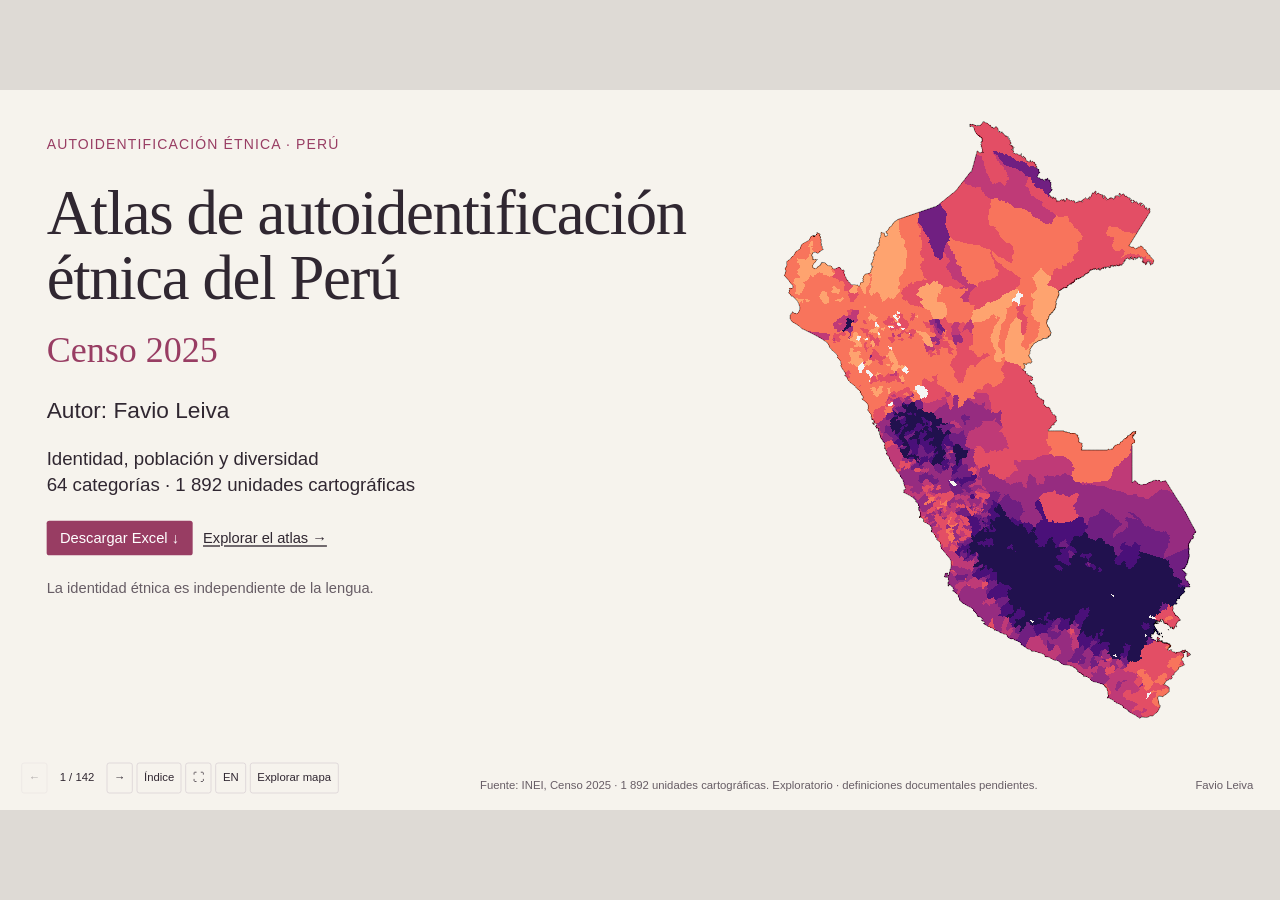
<file: atlases/ethnicity/site/index.html>
<!doctype html><html lang="es"><head><meta charset="utf-8"><meta name="viewport" content="width=device-width,initial-scale=1"><title>Atlas de autoidentificación étnica · Favio Leiva</title><link rel="stylesheet" href="deck.css"></head><body>
<main id="stage" aria-label="Atlas"><div id="slide-content" aria-live="polite"></div>
<nav class="controls" aria-label="Navegación / Navigation"><button id="previous" aria-label="Anterior / Previous">←</button><span id="counter"></span><button id="next" aria-label="Siguiente / Next">→</button><button id="contents"></button><button id="fullscreen" title="Pantalla completa / Full screen">⛶</button><button id="language"></button><button id="zoom"></button><button id="details"></button></nav>
<div class="slide-foot"><span id="footnote"></span><span>Favio Leiva</span></div></main>
<dialog id="toc"><div class="dialoghead"><h2 id="tocTitle"></h2><button id="closeToc"></button></div><input id="search" type="search" autocomplete="off"><div id="toc-list"></div><p id="empty" hidden></p></dialog><dialog id="figure-dialog"><div class="dialoghead"><span id="figure-title"></span><button id="closeFigure"></button></div><div class="downloads"><a id="original" target="_blank" rel="noopener"></a><button id="native"></button></div><div id="figure-scroll"><img id="viewer-image" alt=""></div></dialog><dialog id="detail"><div class="dialoghead"><h2 id="detail-title"></h2><button id="closeDetail"></button></div><div id="detail-body"></div></dialog><script src="deck-data.js"></script><script src="assets/district_geometry.js"></script><script src="assets/district_values.js"></script><script src="assets/country_outline.js"></script><script src="deck.js"></script></body></html>
</file>
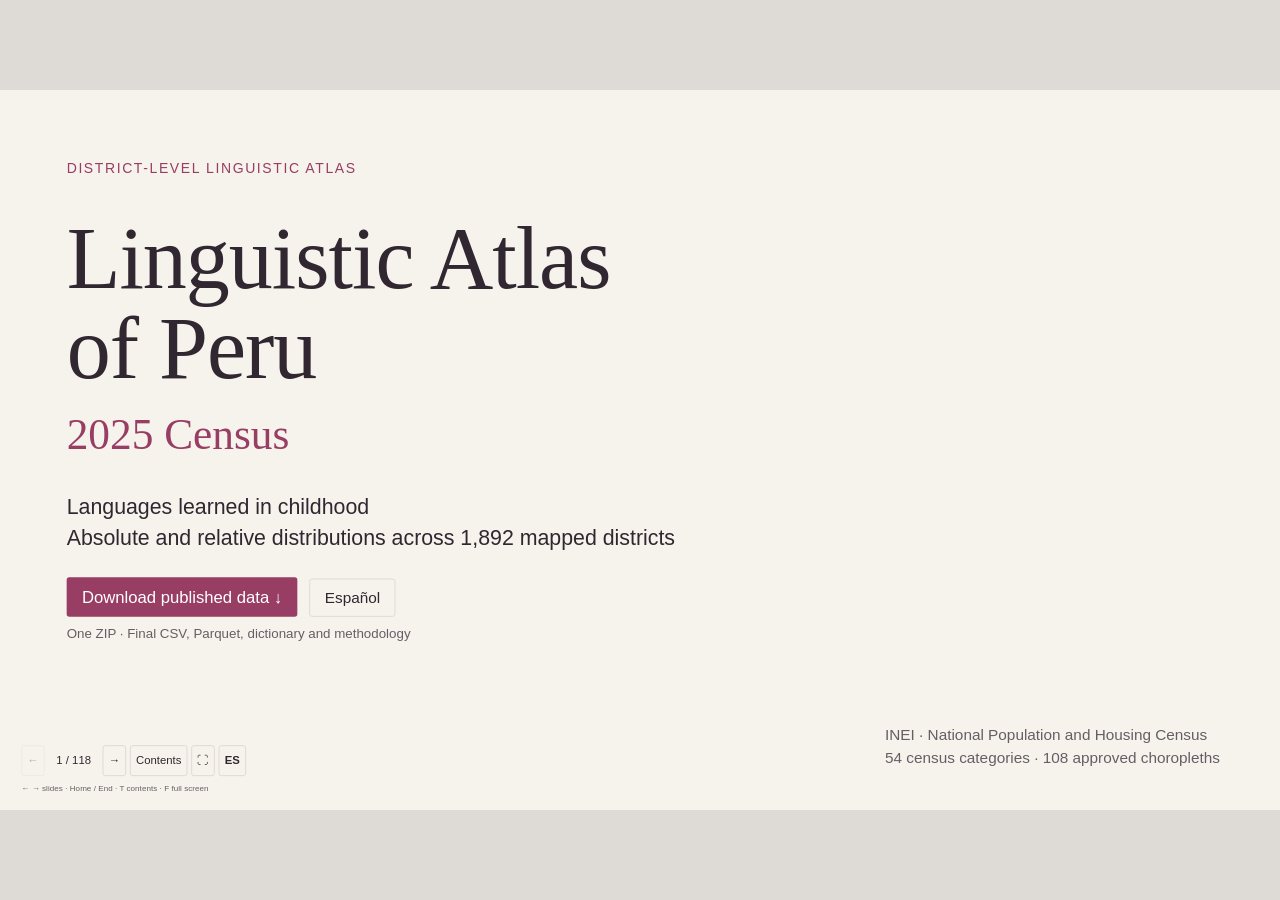
<file: atlases/languages/site/index.html>
<!doctype html><html lang="en"><head><meta charset="utf-8"><meta name="viewport" content="width=device-width,initial-scale=1"><meta name="color-scheme" content="light"><title>Linguistic Atlas of Peru - 2025 Census</title><link rel="stylesheet" href="deck.css"><script src="deck.js" defer></script><script src="i18n.js" defer></script></head><body><main id="stage" aria-label="Linguistic atlas presentation"><section class="slide cover-slide" id="title" aria-label="1. Linguistic Atlas of Peru - 2025 Census" aria-hidden="true"><div class="cover"><p class="eyebrow">District-level linguistic atlas</p><h1>Linguistic Atlas<br>of Peru</h1><p class="cover-year">2025 Census</p><p class="cover-subtitle">Languages learned in childhood<br>Absolute and relative distributions across 1,892 mapped districts</p><div class="cover-actions"><a id="download-dataset" class="download-link" href="downloads/peru_2025_languages.zip" download aria-label="Download the published language indicators as one ZIP">Download published data ↓</a><button id="cover-language" type="button">Español</button><p class="download-detail">One ZIP · Final CSV, Parquet, dictionary and methodology</p></div><p class="cover-credit">INEI · National Population and Housing Census<br>54 census categories · 108 approved choropleths</p></div></section><section class="slide text" id="coverage" aria-label="2. Data source and geographic coverage" aria-hidden="true"><div class="prose"><p class="eyebrow">01 / Introduction</p><h1>Data source and geographic coverage</h1><div class="body-copy"><div class="two-col"><div><h2>2025 census</h2><p>District tabulations from INEI REDATAM: 54 childhood-language variables, <code>S5_P16_1</code>–<code>S5_P16_54</code>.</p><p>National population aged 3+:<br><strong class="large-number">31,588,655</strong></p></div><div><h2>1,892 mapped units</h2><p>The original 1,893-district table is preserved. In this derived atlas, Sangani is aggregated into Perené, retaining national totals.</p><p class="caveat">Territorial reconciliation remains pending in 182 districts. The approved maps retain this source limitation.</p></div></div></div><p class="source-note">Source: INEI, 2025 census; published language indicators.</p></div></section><section class="slide text" id="indicators" aria-label="3. Two views of each census category" aria-hidden="true"><div class="prose"><p class="eyebrow">02 / Reading the atlas</p><h1>Two views of each census category</h1><div class="body-copy"><div class="two-col"><div><h2>Absolute distribution</h2><p>Number of persons reporting the category in each district: the category-1 count from the corresponding census variable.</p></div><div><h2>Relative distribution</h2><p>Percentage of the district population aged 3 years or older reporting that category.</p><p class="formula">100 × category count / population aged 3+</p></div></div><p class="wide-note">Fixed classes permit comparison across maps of the same indicator. Zero and missing values are distinct. Each language’s absolute map is immediately followed by its relative map.</p></div><p class="source-note">Source: INEI, 2025 census; published language indicators.</p></div></section><section class="slide ranking" id="national-ranking" aria-label="4. National ranking" aria-hidden="true"><div class="ranking-content"><p class="eyebrow">03 / National overview</p><h1>National ranking</h1><p class="ranking-intro">Persons reporting each language category · select a name to open its maps</p><div class="ranking-columns"><table><thead><tr><th>Rank</th><th>Category</th><th>Persons</th></tr></thead><tbody><tr><td>1</td><td><a href="#s5-p16-7-absolute" data-go="s5-p16-7-absolute" lang="es">Castellano</a></td><td>29,478,459</td></tr><tr><td>2</td><td><a href="#s5-p16-1-absolute" data-go="s5-p16-1-absolute" lang="es">Quechua</a></td><td>4,270,065</td></tr><tr><td>3</td><td><a href="#s5-p16-8-absolute" data-go="s5-p16-8-absolute" lang="es">Otro idioma o lengua extranjera</a></td><td>481,694</td></tr><tr><td>4</td><td><a href="#s5-p16-2-absolute" data-go="s5-p16-2-absolute" lang="es">Aimara</a></td><td>462,086</td></tr><tr><td>6</td><td><a href="#s5-p16-4-absolute" data-go="s5-p16-4-absolute" lang="es">Awajún / Aguaruna</a></td><td>114,730</td></tr><tr><td>7</td><td><a href="#s5-p16-3-absolute" data-go="s5-p16-3-absolute" lang="es">Ashaninka</a></td><td>80,928</td></tr><tr><td>8</td><td><a href="#s5-p16-5-absolute" data-go="s5-p16-5-absolute" lang="es">Shipibo - Konibo</a></td><td>45,040</td></tr><tr><td>9</td><td><a href="#s5-p16-11-absolute" data-go="s5-p16-11-absolute" lang="es">Shawi</a></td><td>33,409</td></tr><tr><td>11</td><td><a href="#s5-p16-14-absolute" data-go="s5-p16-14-absolute" lang="es">Wampis</a></td><td>17,701</td></tr><tr><td>12</td><td><a href="#s5-p16-12-absolute" data-go="s5-p16-12-absolute" lang="es">Matsigenka</a></td><td>15,008</td></tr><tr><td>13</td><td><a href="#s5-p16-43-absolute" data-go="s5-p16-43-absolute" lang="es">Asheninka</a></td><td>14,504</td></tr><tr><td>14</td><td><a href="#s5-p16-13-absolute" data-go="s5-p16-13-absolute" lang="es">Achuar</a></td><td>13,604</td></tr><tr><td>15</td><td><a href="#s5-p16-15-absolute" data-go="s5-p16-15-absolute" lang="es">Nomatsigenga</a></td><td>10,504</td></tr><tr><td>16</td><td><a href="#s5-p16-9-absolute" data-go="s5-p16-9-absolute" lang="es">Lengua de señas peruanas</a></td><td>9,709</td></tr><tr><td>17</td><td><a href="#s5-p16-20-absolute" data-go="s5-p16-20-absolute" lang="es">Kandozi-Chapra</a></td><td>7,105</td></tr><tr><td>18</td><td><a href="#s5-p16-16-absolute" data-go="s5-p16-16-absolute" lang="es">Ticuna</a></td><td>7,056</td></tr><tr><td>19</td><td><a href="#s5-p16-17-absolute" data-go="s5-p16-17-absolute" lang="es">Urarina</a></td><td>6,864</td></tr><tr><td>20</td><td><a href="#s5-p16-18-absolute" data-go="s5-p16-18-absolute" lang="es">Yine</a></td><td>4,612</td></tr></tbody></table><table><thead><tr><th>Rank</th><th>Category</th><th>Persons</th></tr></thead><tbody><tr><td>21</td><td><a href="#s5-p16-19-absolute" data-go="s5-p16-19-absolute" lang="es">Yanesha</a></td><td>3,250</td></tr><tr><td>22</td><td><a href="#s5-p16-21-absolute" data-go="s5-p16-21-absolute" lang="es">Kakataibo</a></td><td>2,687</td></tr><tr><td>23</td><td><a href="#s5-p16-23-absolute" data-go="s5-p16-23-absolute" lang="es">Kukama Kukamiria</a></td><td>2,298</td></tr><tr><td>24</td><td><a href="#s5-p16-22-absolute" data-go="s5-p16-22-absolute" lang="es">Matsén</a></td><td>2,269</td></tr><tr><td>25</td><td><a href="#s5-p16-24-absolute" data-go="s5-p16-24-absolute" lang="es">Yagua</a></td><td>1,986</td></tr><tr><td>26</td><td><a href="#s5-p16-40-absolute" data-go="s5-p16-40-absolute" lang="es">Cashinahua</a></td><td>1,123</td></tr><tr><td>27</td><td><a href="#s5-p16-44-absolute" data-go="s5-p16-44-absolute" lang="es">Matsigenka Montetokunirira</a></td><td>934</td></tr><tr><td>28</td><td><a href="#s5-p16-29-absolute" data-go="s5-p16-29-absolute" lang="es">Murui-Muinan</a></td><td>884</td></tr><tr><td>29</td><td><a href="#s5-p16-25-absolute" data-go="s5-p16-25-absolute" lang="es">Secoya</a></td><td>823</td></tr><tr><td>30</td><td><a href="#s5-p16-37-absolute" data-go="s5-p16-37-absolute" lang="es">Sharanahua</a></td><td>780</td></tr><tr><td>31</td><td><a href="#s5-p16-46-absolute" data-go="s5-p16-46-absolute" lang="es">Bora</a></td><td>752</td></tr><tr><td>32</td><td><a href="#s5-p16-30-absolute" data-go="s5-p16-30-absolute" lang="es">Kakinte</a></td><td>737</td></tr><tr><td>33</td><td><a href="#s5-p16-26-absolute" data-go="s5-p16-26-absolute" lang="es">Harakbut</a></td><td>732</td></tr><tr><td>34</td><td><a href="#s5-p16-45-absolute" data-go="s5-p16-45-absolute" lang="es">Ikitu</a></td><td>588</td></tr><tr><td>35</td><td><a href="#s5-p16-34-absolute" data-go="s5-p16-34-absolute" lang="es">Ese Eja</a></td><td>567</td></tr><tr><td>36</td><td><a href="#s5-p16-28-absolute" data-go="s5-p16-28-absolute" lang="es">Jaqaru</a></td><td>546</td></tr><tr><td>37</td><td><a href="#s5-p16-27-absolute" data-go="s5-p16-27-absolute" lang="es">Yaminahua</a></td><td>505</td></tr><tr><td>38</td><td><a href="#s5-p16-31-absolute" data-go="s5-p16-31-absolute" lang="es">Amahuaca</a></td><td>474</td></tr></tbody></table><table><thead><tr><th>Rank</th><th>Category</th><th>Persons</th></tr></thead><tbody><tr><td>39</td><td><a href="#s5-p16-48-absolute" data-go="s5-p16-48-absolute" lang="es">Madija</a></td><td>462</td></tr><tr><td>40</td><td><a href="#s5-p16-6-absolute" data-go="s5-p16-6-absolute" lang="es">Otros idiomas o lenguas indígenas u originarias</a></td><td>279</td></tr><tr><td>41</td><td><a href="#s5-p16-32-absolute" data-go="s5-p16-32-absolute" lang="es">Arabela</a></td><td>256</td></tr><tr><td>42</td><td><a href="#s5-p16-39-absolute" data-go="s5-p16-39-absolute" lang="es">Shiwilu</a></td><td>200</td></tr><tr><td>43</td><td><a href="#s5-p16-35-absolute" data-go="s5-p16-35-absolute" lang="es">Kapanawa</a></td><td>169</td></tr><tr><td>44</td><td><a href="#s5-p16-47-absolute" data-go="s5-p16-47-absolute" lang="es">Maijiki</a></td><td>146</td></tr><tr><td>45</td><td><a href="#s5-p16-38-absolute" data-go="s5-p16-38-absolute" lang="es">Kawki</a></td><td>106</td></tr><tr><td>46</td><td><a href="#s5-p16-36-absolute" data-go="s5-p16-36-absolute" lang="es">Ocaina</a></td><td>92</td></tr><tr><td>47</td><td><a href="#s5-p16-33-absolute" data-go="s5-p16-33-absolute" lang="es">Nahua</a></td><td>79</td></tr><tr><td>48</td><td><a href="#s5-p16-41-absolute" data-go="s5-p16-41-absolute" lang="es">Iskonawa</a></td><td>33</td></tr><tr><td>49</td><td><a href="#s5-p16-49-absolute" data-go="s5-p16-49-absolute" lang="es">Chamikuro</a></td><td>32</td></tr><tr><td>50</td><td><a href="#s5-p16-42-absolute" data-go="s5-p16-42-absolute" lang="es">Omagua</a></td><td>16</td></tr><tr><td>51</td><td><a href="#s5-p16-51-absolute" data-go="s5-p16-51-absolute" lang="es">Munichi</a></td><td>14</td></tr><tr><td>52</td><td><a href="#s5-p16-53-absolute" data-go="s5-p16-53-absolute" lang="es">Taushiro</a></td><td>13</td></tr><tr><td>53</td><td><a href="#s5-p16-50-absolute" data-go="s5-p16-50-absolute" lang="es">Iñapari</a></td><td>7</td></tr><tr><td>54</td><td><a href="#s5-p16-52-absolute" data-go="s5-p16-52-absolute" lang="es">Resígaro</a></td><td>6</td></tr></tbody></table></div><p class="ranking-foot">Original ranks across all 54 categories are retained. The two non-language responses appear in a separate final subsection.<br>Source: ranking_nacional.csv in the published data download. Existing counts reproduced without recalculation.</p></div></section><section class="slide map" id="s5-p16-7-absolute" aria-label="5. Castellano — Absolute distribution" aria-hidden="true"><aside class="map-meta"><p class="eyebrow">04 / District atlas</p><p class="rank-label">National rank 1 / 54</p><h1 lang="es">Castellano</h1><p class="category-kind" lang="es">Lengua identificada</p><div class="national-stat"><span>National count · persons</span><strong>29,478,459</strong></div><h2>Absolute distribution</h2><p class="indicator-unit">Persons reporting the category</p><p class="pair-link"><a href="#s5-p16-7-relative" data-go="s5-p16-7-relative">View relative map →</a></p><button class="expand-map" type="button">Enlarge figure ↗</button><p class="map-code">S5_P16_7 · 1 / 2</p></aside><figure class="map-figure"><img data-src="assets/maps/S5_P16_07_castellano_absolute.png" width="3510" height="2490" alt="Castellano — absolute distribution; approved district choropleth, complete legend and source notes." draggable="false"></figure></section><section class="slide map" id="s5-p16-7-relative" aria-label="6. Castellano — Relative distribution" aria-hidden="true"><aside class="map-meta"><p class="eyebrow">04 / District atlas</p><p class="rank-label">National rank 1 / 54</p><h1 lang="es">Castellano</h1><p class="category-kind" lang="es">Lengua identificada</p><div class="national-stat"><span>National count · persons</span><strong>29,478,459</strong></div><h2>Relative distribution</h2><p class="indicator-unit">Percentage of the district population aged 3+</p><p class="pair-link"><a href="#s5-p16-7-absolute" data-go="s5-p16-7-absolute">View absolute map →</a></p><button class="expand-map" type="button">Enlarge figure ↗</button><p class="map-code">S5_P16_7 · 2 / 2</p></aside><figure class="map-figure"><img data-src="assets/maps/S5_P16_07_castellano_relative.png" width="3510" height="2490" alt="Castellano — relative distribution; approved district choropleth, complete legend and source notes." draggable="false"></figure></section><section class="slide map" id="s5-p16-1-absolute" aria-label="7. Quechua — Absolute distribution" aria-hidden="true"><aside class="map-meta"><p class="eyebrow">04 / District atlas</p><p class="rank-label">National rank 2 / 54</p><h1 lang="es">Quechua</h1><p class="category-kind" lang="es">Lengua identificada</p><div class="national-stat"><span>National count · persons</span><strong>4,270,065</strong></div><h2>Absolute distribution</h2><p class="indicator-unit">Persons reporting the category</p><p class="pair-link"><a href="#s5-p16-1-relative" data-go="s5-p16-1-relative">View relative map →</a></p><button class="expand-map" type="button">Enlarge figure ↗</button><p class="map-code">S5_P16_1 · 1 / 2</p></aside><figure class="map-figure"><img data-src="assets/maps/S5_P16_01_quechua_absolute.png" width="3510" height="2490" alt="Quechua — absolute distribution; approved district choropleth, complete legend and source notes." draggable="false"></figure></section><section class="slide map" id="s5-p16-1-relative" aria-label="8. Quechua — Relative distribution" aria-hidden="true"><aside class="map-meta"><p class="eyebrow">04 / District atlas</p><p class="rank-label">National rank 2 / 54</p><h1 lang="es">Quechua</h1><p class="category-kind" lang="es">Lengua identificada</p><div class="national-stat"><span>National count · persons</span><strong>4,270,065</strong></div><h2>Relative distribution</h2><p class="indicator-unit">Percentage of the district population aged 3+</p><p class="pair-link"><a href="#s5-p16-1-absolute" data-go="s5-p16-1-absolute">View absolute map →</a></p><button class="expand-map" type="button">Enlarge figure ↗</button><p class="map-code">S5_P16_1 · 2 / 2</p></aside><figure class="map-figure"><img data-src="assets/maps/S5_P16_01_quechua_relative.png" width="3510" height="2490" alt="Quechua — relative distribution; approved district choropleth, complete legend and source notes." draggable="false"></figure></section><section class="slide map" id="s5-p16-8-absolute" aria-label="9. Otro idioma o lengua extranjera — Absolute distribution" aria-hidden="true"><aside class="map-meta"><p class="eyebrow">04 / District atlas</p><p class="rank-label">National rank 3 / 54</p><h1 lang="es">Otro idioma o lengua extranjera</h1><p class="category-kind" lang="es">Agrupación de lenguas</p><div class="national-stat"><span>National count · persons</span><strong>481,694</strong></div><h2>Absolute distribution</h2><p class="indicator-unit">Persons reporting the category</p><p class="pair-link"><a href="#s5-p16-8-relative" data-go="s5-p16-8-relative">View relative map →</a></p><button class="expand-map" type="button">Enlarge figure ↗</button><p class="map-code">S5_P16_8 · 1 / 2</p></aside><figure class="map-figure"><img data-src="assets/maps/S5_P16_08_otro_idioma_o_lengua_extranjera_absolute.png" width="3510" height="2490" alt="Otro idioma o lengua extranjera — absolute distribution; approved district choropleth, complete legend and source notes." draggable="false"></figure></section><section class="slide map" id="s5-p16-8-relative" aria-label="10. Otro idioma o lengua extranjera — Relative distribution" aria-hidden="true"><aside class="map-meta"><p class="eyebrow">04 / District atlas</p><p class="rank-label">National rank 3 / 54</p><h1 lang="es">Otro idioma o lengua extranjera</h1><p class="category-kind" lang="es">Agrupación de lenguas</p><div class="national-stat"><span>National count · persons</span><strong>481,694</strong></div><h2>Relative distribution</h2><p class="indicator-unit">Percentage of the district population aged 3+</p><p class="pair-link"><a href="#s5-p16-8-absolute" data-go="s5-p16-8-absolute">View absolute map →</a></p><button class="expand-map" type="button">Enlarge figure ↗</button><p class="map-code">S5_P16_8 · 2 / 2</p></aside><figure class="map-figure"><img data-src="assets/maps/S5_P16_08_otro_idioma_o_lengua_extranjera_relative.png" width="3510" height="2490" alt="Otro idioma o lengua extranjera — relative distribution; approved district choropleth, complete legend and source notes." draggable="false"></figure></section><section class="slide map" id="s5-p16-2-absolute" aria-label="11. Aimara — Absolute distribution" aria-hidden="true"><aside class="map-meta"><p class="eyebrow">04 / District atlas</p><p class="rank-label">National rank 4 / 54</p><h1 lang="es">Aimara</h1><p class="category-kind" lang="es">Lengua identificada</p><div class="national-stat"><span>National count · persons</span><strong>462,086</strong></div><h2>Absolute distribution</h2><p class="indicator-unit">Persons reporting the category</p><p class="pair-link"><a href="#s5-p16-2-relative" data-go="s5-p16-2-relative">View relative map →</a></p><button class="expand-map" type="button">Enlarge figure ↗</button><p class="map-code">S5_P16_2 · 1 / 2</p></aside><figure class="map-figure"><img data-src="assets/maps/S5_P16_02_aimara_absolute.png" width="3510" height="2490" alt="Aimara — absolute distribution; approved district choropleth, complete legend and source notes." draggable="false"></figure></section><section class="slide map" id="s5-p16-2-relative" aria-label="12. Aimara — Relative distribution" aria-hidden="true"><aside class="map-meta"><p class="eyebrow">04 / District atlas</p><p class="rank-label">National rank 4 / 54</p><h1 lang="es">Aimara</h1><p class="category-kind" lang="es">Lengua identificada</p><div class="national-stat"><span>National count · persons</span><strong>462,086</strong></div><h2>Relative distribution</h2><p class="indicator-unit">Percentage of the district population aged 3+</p><p class="pair-link"><a href="#s5-p16-2-absolute" data-go="s5-p16-2-absolute">View absolute map →</a></p><button class="expand-map" type="button">Enlarge figure ↗</button><p class="map-code">S5_P16_2 · 2 / 2</p></aside><figure class="map-figure"><img data-src="assets/maps/S5_P16_02_aimara_relative.png" width="3510" height="2490" alt="Aimara — relative distribution; approved district choropleth, complete legend and source notes." draggable="false"></figure></section><section class="slide map" id="s5-p16-4-absolute" aria-label="13. Awajún / Aguaruna — Absolute distribution" aria-hidden="true"><aside class="map-meta"><p class="eyebrow">04 / District atlas</p><p class="rank-label">National rank 6 / 54</p><h1 lang="es">Awajún / Aguaruna</h1><p class="category-kind" lang="es">Lengua identificada</p><div class="national-stat"><span>National count · persons</span><strong>114,730</strong></div><h2>Absolute distribution</h2><p class="indicator-unit">Persons reporting the category</p><p class="pair-link"><a href="#s5-p16-4-relative" data-go="s5-p16-4-relative">View relative map →</a></p><button class="expand-map" type="button">Enlarge figure ↗</button><p class="map-code">S5_P16_4 · 1 / 2</p></aside><figure class="map-figure"><img data-src="assets/maps/S5_P16_04_awajun_aguaruna_absolute.png" width="3510" height="2490" alt="Awajún / Aguaruna — absolute distribution; approved district choropleth, complete legend and source notes." draggable="false"></figure></section><section class="slide map" id="s5-p16-4-relative" aria-label="14. Awajún / Aguaruna — Relative distribution" aria-hidden="true"><aside class="map-meta"><p class="eyebrow">04 / District atlas</p><p class="rank-label">National rank 6 / 54</p><h1 lang="es">Awajún / Aguaruna</h1><p class="category-kind" lang="es">Lengua identificada</p><div class="national-stat"><span>National count · persons</span><strong>114,730</strong></div><h2>Relative distribution</h2><p class="indicator-unit">Percentage of the district population aged 3+</p><p class="pair-link"><a href="#s5-p16-4-absolute" data-go="s5-p16-4-absolute">View absolute map →</a></p><button class="expand-map" type="button">Enlarge figure ↗</button><p class="map-code">S5_P16_4 · 2 / 2</p></aside><figure class="map-figure"><img data-src="assets/maps/S5_P16_04_awajun_aguaruna_relative.png" width="3510" height="2490" alt="Awajún / Aguaruna — relative distribution; approved district choropleth, complete legend and source notes." draggable="false"></figure></section><section class="slide map" id="s5-p16-3-absolute" aria-label="15. Ashaninka — Absolute distribution" aria-hidden="true"><aside class="map-meta"><p class="eyebrow">04 / District atlas</p><p class="rank-label">National rank 7 / 54</p><h1 lang="es">Ashaninka</h1><p class="category-kind" lang="es">Lengua identificada</p><div class="national-stat"><span>National count · persons</span><strong>80,928</strong></div><h2>Absolute distribution</h2><p class="indicator-unit">Persons reporting the category</p><p class="pair-link"><a href="#s5-p16-3-relative" data-go="s5-p16-3-relative">View relative map →</a></p><button class="expand-map" type="button">Enlarge figure ↗</button><p class="map-code">S5_P16_3 · 1 / 2</p></aside><figure class="map-figure"><img data-src="assets/maps/S5_P16_03_ashaninka_absolute.png" width="3510" height="2490" alt="Ashaninka — absolute distribution; approved district choropleth, complete legend and source notes." draggable="false"></figure></section><section class="slide map" id="s5-p16-3-relative" aria-label="16. Ashaninka — Relative distribution" aria-hidden="true"><aside class="map-meta"><p class="eyebrow">04 / District atlas</p><p class="rank-label">National rank 7 / 54</p><h1 lang="es">Ashaninka</h1><p class="category-kind" lang="es">Lengua identificada</p><div class="national-stat"><span>National count · persons</span><strong>80,928</strong></div><h2>Relative distribution</h2><p class="indicator-unit">Percentage of the district population aged 3+</p><p class="pair-link"><a href="#s5-p16-3-absolute" data-go="s5-p16-3-absolute">View absolute map →</a></p><button class="expand-map" type="button">Enlarge figure ↗</button><p class="map-code">S5_P16_3 · 2 / 2</p></aside><figure class="map-figure"><img data-src="assets/maps/S5_P16_03_ashaninka_relative.png" width="3510" height="2490" alt="Ashaninka — relative distribution; approved district choropleth, complete legend and source notes." draggable="false"></figure></section><section class="slide map" id="s5-p16-5-absolute" aria-label="17. Shipibo - Konibo — Absolute distribution" aria-hidden="true"><aside class="map-meta"><p class="eyebrow">04 / District atlas</p><p class="rank-label">National rank 8 / 54</p><h1 lang="es">Shipibo - Konibo</h1><p class="category-kind" lang="es">Lengua identificada</p><div class="national-stat"><span>National count · persons</span><strong>45,040</strong></div><h2>Absolute distribution</h2><p class="indicator-unit">Persons reporting the category</p><p class="pair-link"><a href="#s5-p16-5-relative" data-go="s5-p16-5-relative">View relative map →</a></p><button class="expand-map" type="button">Enlarge figure ↗</button><p class="map-code">S5_P16_5 · 1 / 2</p></aside><figure class="map-figure"><img data-src="assets/maps/S5_P16_05_shipibo_konibo_absolute.png" width="3510" height="2490" alt="Shipibo - Konibo — absolute distribution; approved district choropleth, complete legend and source notes." draggable="false"></figure></section><section class="slide map" id="s5-p16-5-relative" aria-label="18. Shipibo - Konibo — Relative distribution" aria-hidden="true"><aside class="map-meta"><p class="eyebrow">04 / District atlas</p><p class="rank-label">National rank 8 / 54</p><h1 lang="es">Shipibo - Konibo</h1><p class="category-kind" lang="es">Lengua identificada</p><div class="national-stat"><span>National count · persons</span><strong>45,040</strong></div><h2>Relative distribution</h2><p class="indicator-unit">Percentage of the district population aged 3+</p><p class="pair-link"><a href="#s5-p16-5-absolute" data-go="s5-p16-5-absolute">View absolute map →</a></p><button class="expand-map" type="button">Enlarge figure ↗</button><p class="map-code">S5_P16_5 · 2 / 2</p></aside><figure class="map-figure"><img data-src="assets/maps/S5_P16_05_shipibo_konibo_relative.png" width="3510" height="2490" alt="Shipibo - Konibo — relative distribution; approved district choropleth, complete legend and source notes." draggable="false"></figure></section><section class="slide map" id="s5-p16-11-absolute" aria-label="19. Shawi — Absolute distribution" aria-hidden="true"><aside class="map-meta"><p class="eyebrow">04 / District atlas</p><p class="rank-label">National rank 9 / 54</p><h1 lang="es">Shawi</h1><p class="category-kind" lang="es">Lengua identificada</p><div class="national-stat"><span>National count · persons</span><strong>33,409</strong></div><h2>Absolute distribution</h2><p class="indicator-unit">Persons reporting the category</p><p class="pair-link"><a href="#s5-p16-11-relative" data-go="s5-p16-11-relative">View relative map →</a></p><button class="expand-map" type="button">Enlarge figure ↗</button><p class="map-code">S5_P16_11 · 1 / 2</p></aside><figure class="map-figure"><img data-src="assets/maps/S5_P16_11_shawi_absolute.png" width="3510" height="2490" alt="Shawi — absolute distribution; approved district choropleth, complete legend and source notes." draggable="false"></figure></section><section class="slide map" id="s5-p16-11-relative" aria-label="20. Shawi — Relative distribution" aria-hidden="true"><aside class="map-meta"><p class="eyebrow">04 / District atlas</p><p class="rank-label">National rank 9 / 54</p><h1 lang="es">Shawi</h1><p class="category-kind" lang="es">Lengua identificada</p><div class="national-stat"><span>National count · persons</span><strong>33,409</strong></div><h2>Relative distribution</h2><p class="indicator-unit">Percentage of the district population aged 3+</p><p class="pair-link"><a href="#s5-p16-11-absolute" data-go="s5-p16-11-absolute">View absolute map →</a></p><button class="expand-map" type="button">Enlarge figure ↗</button><p class="map-code">S5_P16_11 · 2 / 2</p></aside><figure class="map-figure"><img data-src="assets/maps/S5_P16_11_shawi_relative.png" width="3510" height="2490" alt="Shawi — relative distribution; approved district choropleth, complete legend and source notes." draggable="false"></figure></section><section class="slide map" id="s5-p16-14-absolute" aria-label="21. Wampis — Absolute distribution" aria-hidden="true"><aside class="map-meta"><p class="eyebrow">04 / District atlas</p><p class="rank-label">National rank 11 / 54</p><h1 lang="es">Wampis</h1><p class="category-kind" lang="es">Lengua identificada</p><div class="national-stat"><span>National count · persons</span><strong>17,701</strong></div><h2>Absolute distribution</h2><p class="indicator-unit">Persons reporting the category</p><p class="pair-link"><a href="#s5-p16-14-relative" data-go="s5-p16-14-relative">View relative map →</a></p><button class="expand-map" type="button">Enlarge figure ↗</button><p class="map-code">S5_P16_14 · 1 / 2</p></aside><figure class="map-figure"><img data-src="assets/maps/S5_P16_14_wampis_absolute.png" width="3510" height="2490" alt="Wampis — absolute distribution; approved district choropleth, complete legend and source notes." draggable="false"></figure></section><section class="slide map" id="s5-p16-14-relative" aria-label="22. Wampis — Relative distribution" aria-hidden="true"><aside class="map-meta"><p class="eyebrow">04 / District atlas</p><p class="rank-label">National rank 11 / 54</p><h1 lang="es">Wampis</h1><p class="category-kind" lang="es">Lengua identificada</p><div class="national-stat"><span>National count · persons</span><strong>17,701</strong></div><h2>Relative distribution</h2><p class="indicator-unit">Percentage of the district population aged 3+</p><p class="pair-link"><a href="#s5-p16-14-absolute" data-go="s5-p16-14-absolute">View absolute map →</a></p><button class="expand-map" type="button">Enlarge figure ↗</button><p class="map-code">S5_P16_14 · 2 / 2</p></aside><figure class="map-figure"><img data-src="assets/maps/S5_P16_14_wampis_relative.png" width="3510" height="2490" alt="Wampis — relative distribution; approved district choropleth, complete legend and source notes." draggable="false"></figure></section><section class="slide map" id="s5-p16-12-absolute" aria-label="23. Matsigenka — Absolute distribution" aria-hidden="true"><aside class="map-meta"><p class="eyebrow">04 / District atlas</p><p class="rank-label">National rank 12 / 54</p><h1 lang="es">Matsigenka</h1><p class="category-kind" lang="es">Lengua identificada</p><div class="national-stat"><span>National count · persons</span><strong>15,008</strong></div><h2>Absolute distribution</h2><p class="indicator-unit">Persons reporting the category</p><p class="pair-link"><a href="#s5-p16-12-relative" data-go="s5-p16-12-relative">View relative map →</a></p><button class="expand-map" type="button">Enlarge figure ↗</button><p class="map-code">S5_P16_12 · 1 / 2</p></aside><figure class="map-figure"><img data-src="assets/maps/S5_P16_12_matsigenka_absolute.png" width="3510" height="2490" alt="Matsigenka — absolute distribution; approved district choropleth, complete legend and source notes." draggable="false"></figure></section><section class="slide map" id="s5-p16-12-relative" aria-label="24. Matsigenka — Relative distribution" aria-hidden="true"><aside class="map-meta"><p class="eyebrow">04 / District atlas</p><p class="rank-label">National rank 12 / 54</p><h1 lang="es">Matsigenka</h1><p class="category-kind" lang="es">Lengua identificada</p><div class="national-stat"><span>National count · persons</span><strong>15,008</strong></div><h2>Relative distribution</h2><p class="indicator-unit">Percentage of the district population aged 3+</p><p class="pair-link"><a href="#s5-p16-12-absolute" data-go="s5-p16-12-absolute">View absolute map →</a></p><button class="expand-map" type="button">Enlarge figure ↗</button><p class="map-code">S5_P16_12 · 2 / 2</p></aside><figure class="map-figure"><img data-src="assets/maps/S5_P16_12_matsigenka_relative.png" width="3510" height="2490" alt="Matsigenka — relative distribution; approved district choropleth, complete legend and source notes." draggable="false"></figure></section><section class="slide map" id="s5-p16-43-absolute" aria-label="25. Asheninka — Absolute distribution" aria-hidden="true"><aside class="map-meta"><p class="eyebrow">04 / District atlas</p><p class="rank-label">National rank 13 / 54</p><h1 lang="es">Asheninka</h1><p class="category-kind" lang="es">Lengua identificada</p><div class="national-stat"><span>National count · persons</span><strong>14,504</strong></div><h2>Absolute distribution</h2><p class="indicator-unit">Persons reporting the category</p><p class="pair-link"><a href="#s5-p16-43-relative" data-go="s5-p16-43-relative">View relative map →</a></p><button class="expand-map" type="button">Enlarge figure ↗</button><p class="map-code">S5_P16_43 · 1 / 2</p></aside><figure class="map-figure"><img data-src="assets/maps/S5_P16_43_asheninka_absolute.png" width="3510" height="2490" alt="Asheninka — absolute distribution; approved district choropleth, complete legend and source notes." draggable="false"></figure></section><section class="slide map" id="s5-p16-43-relative" aria-label="26. Asheninka — Relative distribution" aria-hidden="true"><aside class="map-meta"><p class="eyebrow">04 / District atlas</p><p class="rank-label">National rank 13 / 54</p><h1 lang="es">Asheninka</h1><p class="category-kind" lang="es">Lengua identificada</p><div class="national-stat"><span>National count · persons</span><strong>14,504</strong></div><h2>Relative distribution</h2><p class="indicator-unit">Percentage of the district population aged 3+</p><p class="pair-link"><a href="#s5-p16-43-absolute" data-go="s5-p16-43-absolute">View absolute map →</a></p><button class="expand-map" type="button">Enlarge figure ↗</button><p class="map-code">S5_P16_43 · 2 / 2</p></aside><figure class="map-figure"><img data-src="assets/maps/S5_P16_43_asheninka_relative.png" width="3510" height="2490" alt="Asheninka — relative distribution; approved district choropleth, complete legend and source notes." draggable="false"></figure></section><section class="slide map" id="s5-p16-13-absolute" aria-label="27. Achuar — Absolute distribution" aria-hidden="true"><aside class="map-meta"><p class="eyebrow">04 / District atlas</p><p class="rank-label">National rank 14 / 54</p><h1 lang="es">Achuar</h1><p class="category-kind" lang="es">Lengua identificada</p><div class="national-stat"><span>National count · persons</span><strong>13,604</strong></div><h2>Absolute distribution</h2><p class="indicator-unit">Persons reporting the category</p><p class="pair-link"><a href="#s5-p16-13-relative" data-go="s5-p16-13-relative">View relative map →</a></p><button class="expand-map" type="button">Enlarge figure ↗</button><p class="map-code">S5_P16_13 · 1 / 2</p></aside><figure class="map-figure"><img data-src="assets/maps/S5_P16_13_achuar_absolute.png" width="3510" height="2490" alt="Achuar — absolute distribution; approved district choropleth, complete legend and source notes." draggable="false"></figure></section><section class="slide map" id="s5-p16-13-relative" aria-label="28. Achuar — Relative distribution" aria-hidden="true"><aside class="map-meta"><p class="eyebrow">04 / District atlas</p><p class="rank-label">National rank 14 / 54</p><h1 lang="es">Achuar</h1><p class="category-kind" lang="es">Lengua identificada</p><div class="national-stat"><span>National count · persons</span><strong>13,604</strong></div><h2>Relative distribution</h2><p class="indicator-unit">Percentage of the district population aged 3+</p><p class="pair-link"><a href="#s5-p16-13-absolute" data-go="s5-p16-13-absolute">View absolute map →</a></p><button class="expand-map" type="button">Enlarge figure ↗</button><p class="map-code">S5_P16_13 · 2 / 2</p></aside><figure class="map-figure"><img data-src="assets/maps/S5_P16_13_achuar_relative.png" width="3510" height="2490" alt="Achuar — relative distribution; approved district choropleth, complete legend and source notes." draggable="false"></figure></section><section class="slide map" id="s5-p16-15-absolute" aria-label="29. Nomatsigenga — Absolute distribution" aria-hidden="true"><aside class="map-meta"><p class="eyebrow">04 / District atlas</p><p class="rank-label">National rank 15 / 54</p><h1 lang="es">Nomatsigenga</h1><p class="category-kind" lang="es">Lengua identificada</p><div class="national-stat"><span>National count · persons</span><strong>10,504</strong></div><h2>Absolute distribution</h2><p class="indicator-unit">Persons reporting the category</p><p class="pair-link"><a href="#s5-p16-15-relative" data-go="s5-p16-15-relative">View relative map →</a></p><button class="expand-map" type="button">Enlarge figure ↗</button><p class="map-code">S5_P16_15 · 1 / 2</p></aside><figure class="map-figure"><img data-src="assets/maps/S5_P16_15_nomatsigenga_absolute.png" width="3510" height="2490" alt="Nomatsigenga — absolute distribution; approved district choropleth, complete legend and source notes." draggable="false"></figure></section><section class="slide map" id="s5-p16-15-relative" aria-label="30. Nomatsigenga — Relative distribution" aria-hidden="true"><aside class="map-meta"><p class="eyebrow">04 / District atlas</p><p class="rank-label">National rank 15 / 54</p><h1 lang="es">Nomatsigenga</h1><p class="category-kind" lang="es">Lengua identificada</p><div class="national-stat"><span>National count · persons</span><strong>10,504</strong></div><h2>Relative distribution</h2><p class="indicator-unit">Percentage of the district population aged 3+</p><p class="pair-link"><a href="#s5-p16-15-absolute" data-go="s5-p16-15-absolute">View absolute map →</a></p><button class="expand-map" type="button">Enlarge figure ↗</button><p class="map-code">S5_P16_15 · 2 / 2</p></aside><figure class="map-figure"><img data-src="assets/maps/S5_P16_15_nomatsigenga_relative.png" width="3510" height="2490" alt="Nomatsigenga — relative distribution; approved district choropleth, complete legend and source notes." draggable="false"></figure></section><section class="slide map" id="s5-p16-9-absolute" aria-label="31. Lengua de señas peruanas — Absolute distribution" aria-hidden="true"><aside class="map-meta"><p class="eyebrow">04 / District atlas</p><p class="rank-label">National rank 16 / 54</p><h1 lang="es">Lengua de señas peruanas</h1><p class="category-kind" lang="es">Lengua identificada</p><div class="national-stat"><span>National count · persons</span><strong>9,709</strong></div><h2>Absolute distribution</h2><p class="indicator-unit">Persons reporting the category</p><p class="pair-link"><a href="#s5-p16-9-relative" data-go="s5-p16-9-relative">View relative map →</a></p><button class="expand-map" type="button">Enlarge figure ↗</button><p class="map-code">S5_P16_9 · 1 / 2</p></aside><figure class="map-figure"><img data-src="assets/maps/S5_P16_09_lengua_de_senas_peruanas_absolute.png" width="3510" height="2490" alt="Lengua de señas peruanas — absolute distribution; approved district choropleth, complete legend and source notes." draggable="false"></figure></section><section class="slide map" id="s5-p16-9-relative" aria-label="32. Lengua de señas peruanas — Relative distribution" aria-hidden="true"><aside class="map-meta"><p class="eyebrow">04 / District atlas</p><p class="rank-label">National rank 16 / 54</p><h1 lang="es">Lengua de señas peruanas</h1><p class="category-kind" lang="es">Lengua identificada</p><div class="national-stat"><span>National count · persons</span><strong>9,709</strong></div><h2>Relative distribution</h2><p class="indicator-unit">Percentage of the district population aged 3+</p><p class="pair-link"><a href="#s5-p16-9-absolute" data-go="s5-p16-9-absolute">View absolute map →</a></p><button class="expand-map" type="button">Enlarge figure ↗</button><p class="map-code">S5_P16_9 · 2 / 2</p></aside><figure class="map-figure"><img data-src="assets/maps/S5_P16_09_lengua_de_senas_peruanas_relative.png" width="3510" height="2490" alt="Lengua de señas peruanas — relative distribution; approved district choropleth, complete legend and source notes." draggable="false"></figure></section><section class="slide map" id="s5-p16-20-absolute" aria-label="33. Kandozi-Chapra — Absolute distribution" aria-hidden="true"><aside class="map-meta"><p class="eyebrow">04 / District atlas</p><p class="rank-label">National rank 17 / 54</p><h1 lang="es">Kandozi-Chapra</h1><p class="category-kind" lang="es">Lengua identificada</p><div class="national-stat"><span>National count · persons</span><strong>7,105</strong></div><h2>Absolute distribution</h2><p class="indicator-unit">Persons reporting the category</p><p class="pair-link"><a href="#s5-p16-20-relative" data-go="s5-p16-20-relative">View relative map →</a></p><button class="expand-map" type="button">Enlarge figure ↗</button><p class="map-code">S5_P16_20 · 1 / 2</p></aside><figure class="map-figure"><img data-src="assets/maps/S5_P16_20_kandozi_chapra_absolute.png" width="3510" height="2490" alt="Kandozi-Chapra — absolute distribution; approved district choropleth, complete legend and source notes." draggable="false"></figure></section><section class="slide map" id="s5-p16-20-relative" aria-label="34. Kandozi-Chapra — Relative distribution" aria-hidden="true"><aside class="map-meta"><p class="eyebrow">04 / District atlas</p><p class="rank-label">National rank 17 / 54</p><h1 lang="es">Kandozi-Chapra</h1><p class="category-kind" lang="es">Lengua identificada</p><div class="national-stat"><span>National count · persons</span><strong>7,105</strong></div><h2>Relative distribution</h2><p class="indicator-unit">Percentage of the district population aged 3+</p><p class="pair-link"><a href="#s5-p16-20-absolute" data-go="s5-p16-20-absolute">View absolute map →</a></p><button class="expand-map" type="button">Enlarge figure ↗</button><p class="map-code">S5_P16_20 · 2 / 2</p></aside><figure class="map-figure"><img data-src="assets/maps/S5_P16_20_kandozi_chapra_relative.png" width="3510" height="2490" alt="Kandozi-Chapra — relative distribution; approved district choropleth, complete legend and source notes." draggable="false"></figure></section><section class="slide map" id="s5-p16-16-absolute" aria-label="35. Ticuna — Absolute distribution" aria-hidden="true"><aside class="map-meta"><p class="eyebrow">04 / District atlas</p><p class="rank-label">National rank 18 / 54</p><h1 lang="es">Ticuna</h1><p class="category-kind" lang="es">Lengua identificada</p><div class="national-stat"><span>National count · persons</span><strong>7,056</strong></div><h2>Absolute distribution</h2><p class="indicator-unit">Persons reporting the category</p><p class="pair-link"><a href="#s5-p16-16-relative" data-go="s5-p16-16-relative">View relative map →</a></p><button class="expand-map" type="button">Enlarge figure ↗</button><p class="map-code">S5_P16_16 · 1 / 2</p></aside><figure class="map-figure"><img data-src="assets/maps/S5_P16_16_ticuna_absolute.png" width="3510" height="2490" alt="Ticuna — absolute distribution; approved district choropleth, complete legend and source notes." draggable="false"></figure></section><section class="slide map" id="s5-p16-16-relative" aria-label="36. Ticuna — Relative distribution" aria-hidden="true"><aside class="map-meta"><p class="eyebrow">04 / District atlas</p><p class="rank-label">National rank 18 / 54</p><h1 lang="es">Ticuna</h1><p class="category-kind" lang="es">Lengua identificada</p><div class="national-stat"><span>National count · persons</span><strong>7,056</strong></div><h2>Relative distribution</h2><p class="indicator-unit">Percentage of the district population aged 3+</p><p class="pair-link"><a href="#s5-p16-16-absolute" data-go="s5-p16-16-absolute">View absolute map →</a></p><button class="expand-map" type="button">Enlarge figure ↗</button><p class="map-code">S5_P16_16 · 2 / 2</p></aside><figure class="map-figure"><img data-src="assets/maps/S5_P16_16_ticuna_relative.png" width="3510" height="2490" alt="Ticuna — relative distribution; approved district choropleth, complete legend and source notes." draggable="false"></figure></section><section class="slide map" id="s5-p16-17-absolute" aria-label="37. Urarina — Absolute distribution" aria-hidden="true"><aside class="map-meta"><p class="eyebrow">04 / District atlas</p><p class="rank-label">National rank 19 / 54</p><h1 lang="es">Urarina</h1><p class="category-kind" lang="es">Lengua identificada</p><div class="national-stat"><span>National count · persons</span><strong>6,864</strong></div><h2>Absolute distribution</h2><p class="indicator-unit">Persons reporting the category</p><p class="pair-link"><a href="#s5-p16-17-relative" data-go="s5-p16-17-relative">View relative map →</a></p><button class="expand-map" type="button">Enlarge figure ↗</button><p class="map-code">S5_P16_17 · 1 / 2</p></aside><figure class="map-figure"><img data-src="assets/maps/S5_P16_17_urarina_absolute.png" width="3510" height="2490" alt="Urarina — absolute distribution; approved district choropleth, complete legend and source notes." draggable="false"></figure></section><section class="slide map" id="s5-p16-17-relative" aria-label="38. Urarina — Relative distribution" aria-hidden="true"><aside class="map-meta"><p class="eyebrow">04 / District atlas</p><p class="rank-label">National rank 19 / 54</p><h1 lang="es">Urarina</h1><p class="category-kind" lang="es">Lengua identificada</p><div class="national-stat"><span>National count · persons</span><strong>6,864</strong></div><h2>Relative distribution</h2><p class="indicator-unit">Percentage of the district population aged 3+</p><p class="pair-link"><a href="#s5-p16-17-absolute" data-go="s5-p16-17-absolute">View absolute map →</a></p><button class="expand-map" type="button">Enlarge figure ↗</button><p class="map-code">S5_P16_17 · 2 / 2</p></aside><figure class="map-figure"><img data-src="assets/maps/S5_P16_17_urarina_relative.png" width="3510" height="2490" alt="Urarina — relative distribution; approved district choropleth, complete legend and source notes." draggable="false"></figure></section><section class="slide map" id="s5-p16-18-absolute" aria-label="39. Yine — Absolute distribution" aria-hidden="true"><aside class="map-meta"><p class="eyebrow">04 / District atlas</p><p class="rank-label">National rank 20 / 54</p><h1 lang="es">Yine</h1><p class="category-kind" lang="es">Lengua identificada</p><div class="national-stat"><span>National count · persons</span><strong>4,612</strong></div><h2>Absolute distribution</h2><p class="indicator-unit">Persons reporting the category</p><p class="pair-link"><a href="#s5-p16-18-relative" data-go="s5-p16-18-relative">View relative map →</a></p><button class="expand-map" type="button">Enlarge figure ↗</button><p class="map-code">S5_P16_18 · 1 / 2</p></aside><figure class="map-figure"><img data-src="assets/maps/S5_P16_18_yine_absolute.png" width="3510" height="2490" alt="Yine — absolute distribution; approved district choropleth, complete legend and source notes." draggable="false"></figure></section><section class="slide map" id="s5-p16-18-relative" aria-label="40. Yine — Relative distribution" aria-hidden="true"><aside class="map-meta"><p class="eyebrow">04 / District atlas</p><p class="rank-label">National rank 20 / 54</p><h1 lang="es">Yine</h1><p class="category-kind" lang="es">Lengua identificada</p><div class="national-stat"><span>National count · persons</span><strong>4,612</strong></div><h2>Relative distribution</h2><p class="indicator-unit">Percentage of the district population aged 3+</p><p class="pair-link"><a href="#s5-p16-18-absolute" data-go="s5-p16-18-absolute">View absolute map →</a></p><button class="expand-map" type="button">Enlarge figure ↗</button><p class="map-code">S5_P16_18 · 2 / 2</p></aside><figure class="map-figure"><img data-src="assets/maps/S5_P16_18_yine_relative.png" width="3510" height="2490" alt="Yine — relative distribution; approved district choropleth, complete legend and source notes." draggable="false"></figure></section><section class="slide map" id="s5-p16-19-absolute" aria-label="41. Yanesha — Absolute distribution" aria-hidden="true"><aside class="map-meta"><p class="eyebrow">04 / District atlas</p><p class="rank-label">National rank 21 / 54</p><h1 lang="es">Yanesha</h1><p class="category-kind" lang="es">Lengua identificada</p><div class="national-stat"><span>National count · persons</span><strong>3,250</strong></div><h2>Absolute distribution</h2><p class="indicator-unit">Persons reporting the category</p><p class="pair-link"><a href="#s5-p16-19-relative" data-go="s5-p16-19-relative">View relative map →</a></p><button class="expand-map" type="button">Enlarge figure ↗</button><p class="map-code">S5_P16_19 · 1 / 2</p></aside><figure class="map-figure"><img data-src="assets/maps/S5_P16_19_yanesha_absolute.png" width="3510" height="2490" alt="Yanesha — absolute distribution; approved district choropleth, complete legend and source notes." draggable="false"></figure></section><section class="slide map" id="s5-p16-19-relative" aria-label="42. Yanesha — Relative distribution" aria-hidden="true"><aside class="map-meta"><p class="eyebrow">04 / District atlas</p><p class="rank-label">National rank 21 / 54</p><h1 lang="es">Yanesha</h1><p class="category-kind" lang="es">Lengua identificada</p><div class="national-stat"><span>National count · persons</span><strong>3,250</strong></div><h2>Relative distribution</h2><p class="indicator-unit">Percentage of the district population aged 3+</p><p class="pair-link"><a href="#s5-p16-19-absolute" data-go="s5-p16-19-absolute">View absolute map →</a></p><button class="expand-map" type="button">Enlarge figure ↗</button><p class="map-code">S5_P16_19 · 2 / 2</p></aside><figure class="map-figure"><img data-src="assets/maps/S5_P16_19_yanesha_relative.png" width="3510" height="2490" alt="Yanesha — relative distribution; approved district choropleth, complete legend and source notes." draggable="false"></figure></section><section class="slide map" id="s5-p16-21-absolute" aria-label="43. Kakataibo — Absolute distribution" aria-hidden="true"><aside class="map-meta"><p class="eyebrow">04 / District atlas</p><p class="rank-label">National rank 22 / 54</p><h1 lang="es">Kakataibo</h1><p class="category-kind" lang="es">Lengua identificada</p><div class="national-stat"><span>National count · persons</span><strong>2,687</strong></div><h2>Absolute distribution</h2><p class="indicator-unit">Persons reporting the category</p><p class="pair-link"><a href="#s5-p16-21-relative" data-go="s5-p16-21-relative">View relative map →</a></p><button class="expand-map" type="button">Enlarge figure ↗</button><p class="map-code">S5_P16_21 · 1 / 2</p></aside><figure class="map-figure"><img data-src="assets/maps/S5_P16_21_kakataibo_absolute.png" width="3510" height="2490" alt="Kakataibo — absolute distribution; approved district choropleth, complete legend and source notes." draggable="false"></figure></section><section class="slide map" id="s5-p16-21-relative" aria-label="44. Kakataibo — Relative distribution" aria-hidden="true"><aside class="map-meta"><p class="eyebrow">04 / District atlas</p><p class="rank-label">National rank 22 / 54</p><h1 lang="es">Kakataibo</h1><p class="category-kind" lang="es">Lengua identificada</p><div class="national-stat"><span>National count · persons</span><strong>2,687</strong></div><h2>Relative distribution</h2><p class="indicator-unit">Percentage of the district population aged 3+</p><p class="pair-link"><a href="#s5-p16-21-absolute" data-go="s5-p16-21-absolute">View absolute map →</a></p><button class="expand-map" type="button">Enlarge figure ↗</button><p class="map-code">S5_P16_21 · 2 / 2</p></aside><figure class="map-figure"><img data-src="assets/maps/S5_P16_21_kakataibo_relative.png" width="3510" height="2490" alt="Kakataibo — relative distribution; approved district choropleth, complete legend and source notes." draggable="false"></figure></section><section class="slide map" id="s5-p16-23-absolute" aria-label="45. Kukama Kukamiria — Absolute distribution" aria-hidden="true"><aside class="map-meta"><p class="eyebrow">04 / District atlas</p><p class="rank-label">National rank 23 / 54</p><h1 lang="es">Kukama Kukamiria</h1><p class="category-kind" lang="es">Lengua identificada</p><div class="national-stat"><span>National count · persons</span><strong>2,298</strong></div><h2>Absolute distribution</h2><p class="indicator-unit">Persons reporting the category</p><p class="pair-link"><a href="#s5-p16-23-relative" data-go="s5-p16-23-relative">View relative map →</a></p><button class="expand-map" type="button">Enlarge figure ↗</button><p class="map-code">S5_P16_23 · 1 / 2</p></aside><figure class="map-figure"><img data-src="assets/maps/S5_P16_23_kukama_kukamiria_absolute.png" width="3510" height="2490" alt="Kukama Kukamiria — absolute distribution; approved district choropleth, complete legend and source notes." draggable="false"></figure></section><section class="slide map" id="s5-p16-23-relative" aria-label="46. Kukama Kukamiria — Relative distribution" aria-hidden="true"><aside class="map-meta"><p class="eyebrow">04 / District atlas</p><p class="rank-label">National rank 23 / 54</p><h1 lang="es">Kukama Kukamiria</h1><p class="category-kind" lang="es">Lengua identificada</p><div class="national-stat"><span>National count · persons</span><strong>2,298</strong></div><h2>Relative distribution</h2><p class="indicator-unit">Percentage of the district population aged 3+</p><p class="pair-link"><a href="#s5-p16-23-absolute" data-go="s5-p16-23-absolute">View absolute map →</a></p><button class="expand-map" type="button">Enlarge figure ↗</button><p class="map-code">S5_P16_23 · 2 / 2</p></aside><figure class="map-figure"><img data-src="assets/maps/S5_P16_23_kukama_kukamiria_relative.png" width="3510" height="2490" alt="Kukama Kukamiria — relative distribution; approved district choropleth, complete legend and source notes." draggable="false"></figure></section><section class="slide map" id="s5-p16-22-absolute" aria-label="47. Matsén — Absolute distribution" aria-hidden="true"><aside class="map-meta"><p class="eyebrow">04 / District atlas</p><p class="rank-label">National rank 24 / 54</p><h1 lang="es">Matsén</h1><p class="category-kind" lang="es">Lengua identificada</p><div class="national-stat"><span>National count · persons</span><strong>2,269</strong></div><h2>Absolute distribution</h2><p class="indicator-unit">Persons reporting the category</p><p class="pair-link"><a href="#s5-p16-22-relative" data-go="s5-p16-22-relative">View relative map →</a></p><button class="expand-map" type="button">Enlarge figure ↗</button><p class="map-code">S5_P16_22 · 1 / 2</p></aside><figure class="map-figure"><img data-src="assets/maps/S5_P16_22_matsen_absolute.png" width="3510" height="2490" alt="Matsén — absolute distribution; approved district choropleth, complete legend and source notes." draggable="false"></figure></section><section class="slide map" id="s5-p16-22-relative" aria-label="48. Matsén — Relative distribution" aria-hidden="true"><aside class="map-meta"><p class="eyebrow">04 / District atlas</p><p class="rank-label">National rank 24 / 54</p><h1 lang="es">Matsén</h1><p class="category-kind" lang="es">Lengua identificada</p><div class="national-stat"><span>National count · persons</span><strong>2,269</strong></div><h2>Relative distribution</h2><p class="indicator-unit">Percentage of the district population aged 3+</p><p class="pair-link"><a href="#s5-p16-22-absolute" data-go="s5-p16-22-absolute">View absolute map →</a></p><button class="expand-map" type="button">Enlarge figure ↗</button><p class="map-code">S5_P16_22 · 2 / 2</p></aside><figure class="map-figure"><img data-src="assets/maps/S5_P16_22_matsen_relative.png" width="3510" height="2490" alt="Matsén — relative distribution; approved district choropleth, complete legend and source notes." draggable="false"></figure></section><section class="slide map" id="s5-p16-24-absolute" aria-label="49. Yagua — Absolute distribution" aria-hidden="true"><aside class="map-meta"><p class="eyebrow">04 / District atlas</p><p class="rank-label">National rank 25 / 54</p><h1 lang="es">Yagua</h1><p class="category-kind" lang="es">Lengua identificada</p><div class="national-stat"><span>National count · persons</span><strong>1,986</strong></div><h2>Absolute distribution</h2><p class="indicator-unit">Persons reporting the category</p><p class="pair-link"><a href="#s5-p16-24-relative" data-go="s5-p16-24-relative">View relative map →</a></p><button class="expand-map" type="button">Enlarge figure ↗</button><p class="map-code">S5_P16_24 · 1 / 2</p></aside><figure class="map-figure"><img data-src="assets/maps/S5_P16_24_yagua_absolute.png" width="3510" height="2490" alt="Yagua — absolute distribution; approved district choropleth, complete legend and source notes." draggable="false"></figure></section><section class="slide map" id="s5-p16-24-relative" aria-label="50. Yagua — Relative distribution" aria-hidden="true"><aside class="map-meta"><p class="eyebrow">04 / District atlas</p><p class="rank-label">National rank 25 / 54</p><h1 lang="es">Yagua</h1><p class="category-kind" lang="es">Lengua identificada</p><div class="national-stat"><span>National count · persons</span><strong>1,986</strong></div><h2>Relative distribution</h2><p class="indicator-unit">Percentage of the district population aged 3+</p><p class="pair-link"><a href="#s5-p16-24-absolute" data-go="s5-p16-24-absolute">View absolute map →</a></p><button class="expand-map" type="button">Enlarge figure ↗</button><p class="map-code">S5_P16_24 · 2 / 2</p></aside><figure class="map-figure"><img data-src="assets/maps/S5_P16_24_yagua_relative.png" width="3510" height="2490" alt="Yagua — relative distribution; approved district choropleth, complete legend and source notes." draggable="false"></figure></section><section class="slide map" id="s5-p16-40-absolute" aria-label="51. Cashinahua — Absolute distribution" aria-hidden="true"><aside class="map-meta"><p class="eyebrow">04 / District atlas</p><p class="rank-label">National rank 26 / 54</p><h1 lang="es">Cashinahua</h1><p class="category-kind" lang="es">Lengua identificada</p><div class="national-stat"><span>National count · persons</span><strong>1,123</strong></div><h2>Absolute distribution</h2><p class="indicator-unit">Persons reporting the category</p><p class="pair-link"><a href="#s5-p16-40-relative" data-go="s5-p16-40-relative">View relative map →</a></p><button class="expand-map" type="button">Enlarge figure ↗</button><p class="map-code">S5_P16_40 · 1 / 2</p></aside><figure class="map-figure"><img data-src="assets/maps/S5_P16_40_cashinahua_absolute.png" width="3510" height="2490" alt="Cashinahua — absolute distribution; approved district choropleth, complete legend and source notes." draggable="false"></figure></section><section class="slide map" id="s5-p16-40-relative" aria-label="52. Cashinahua — Relative distribution" aria-hidden="true"><aside class="map-meta"><p class="eyebrow">04 / District atlas</p><p class="rank-label">National rank 26 / 54</p><h1 lang="es">Cashinahua</h1><p class="category-kind" lang="es">Lengua identificada</p><div class="national-stat"><span>National count · persons</span><strong>1,123</strong></div><h2>Relative distribution</h2><p class="indicator-unit">Percentage of the district population aged 3+</p><p class="pair-link"><a href="#s5-p16-40-absolute" data-go="s5-p16-40-absolute">View absolute map →</a></p><button class="expand-map" type="button">Enlarge figure ↗</button><p class="map-code">S5_P16_40 · 2 / 2</p></aside><figure class="map-figure"><img data-src="assets/maps/S5_P16_40_cashinahua_relative.png" width="3510" height="2490" alt="Cashinahua — relative distribution; approved district choropleth, complete legend and source notes." draggable="false"></figure></section><section class="slide map" id="s5-p16-44-absolute" aria-label="53. Matsigenka Montetokunirira — Absolute distribution" aria-hidden="true"><aside class="map-meta"><p class="eyebrow">04 / District atlas</p><p class="rank-label">National rank 27 / 54</p><h1 lang="es">Matsigenka Montetokunirira</h1><p class="category-kind" lang="es">Lengua identificada</p><div class="national-stat"><span>National count · persons</span><strong>934</strong></div><h2>Absolute distribution</h2><p class="indicator-unit">Persons reporting the category</p><p class="pair-link"><a href="#s5-p16-44-relative" data-go="s5-p16-44-relative">View relative map →</a></p><button class="expand-map" type="button">Enlarge figure ↗</button><p class="map-code">S5_P16_44 · 1 / 2</p></aside><figure class="map-figure"><img data-src="assets/maps/S5_P16_44_matsigenka_montetokunirira_absolute.png" width="3510" height="2490" alt="Matsigenka Montetokunirira — absolute distribution; approved district choropleth, complete legend and source notes." draggable="false"></figure></section><section class="slide map" id="s5-p16-44-relative" aria-label="54. Matsigenka Montetokunirira — Relative distribution" aria-hidden="true"><aside class="map-meta"><p class="eyebrow">04 / District atlas</p><p class="rank-label">National rank 27 / 54</p><h1 lang="es">Matsigenka Montetokunirira</h1><p class="category-kind" lang="es">Lengua identificada</p><div class="national-stat"><span>National count · persons</span><strong>934</strong></div><h2>Relative distribution</h2><p class="indicator-unit">Percentage of the district population aged 3+</p><p class="pair-link"><a href="#s5-p16-44-absolute" data-go="s5-p16-44-absolute">View absolute map →</a></p><button class="expand-map" type="button">Enlarge figure ↗</button><p class="map-code">S5_P16_44 · 2 / 2</p></aside><figure class="map-figure"><img data-src="assets/maps/S5_P16_44_matsigenka_montetokunirira_relative.png" width="3510" height="2490" alt="Matsigenka Montetokunirira — relative distribution; approved district choropleth, complete legend and source notes." draggable="false"></figure></section><section class="slide map" id="s5-p16-29-absolute" aria-label="55. Murui-Muinan — Absolute distribution" aria-hidden="true"><aside class="map-meta"><p class="eyebrow">04 / District atlas</p><p class="rank-label">National rank 28 / 54</p><h1 lang="es">Murui-Muinan</h1><p class="category-kind" lang="es">Lengua identificada</p><div class="national-stat"><span>National count · persons</span><strong>884</strong></div><h2>Absolute distribution</h2><p class="indicator-unit">Persons reporting the category</p><p class="pair-link"><a href="#s5-p16-29-relative" data-go="s5-p16-29-relative">View relative map →</a></p><button class="expand-map" type="button">Enlarge figure ↗</button><p class="map-code">S5_P16_29 · 1 / 2</p></aside><figure class="map-figure"><img data-src="assets/maps/S5_P16_29_murui_muinan_absolute.png" width="3510" height="2490" alt="Murui-Muinan — absolute distribution; approved district choropleth, complete legend and source notes." draggable="false"></figure></section><section class="slide map" id="s5-p16-29-relative" aria-label="56. Murui-Muinan — Relative distribution" aria-hidden="true"><aside class="map-meta"><p class="eyebrow">04 / District atlas</p><p class="rank-label">National rank 28 / 54</p><h1 lang="es">Murui-Muinan</h1><p class="category-kind" lang="es">Lengua identificada</p><div class="national-stat"><span>National count · persons</span><strong>884</strong></div><h2>Relative distribution</h2><p class="indicator-unit">Percentage of the district population aged 3+</p><p class="pair-link"><a href="#s5-p16-29-absolute" data-go="s5-p16-29-absolute">View absolute map →</a></p><button class="expand-map" type="button">Enlarge figure ↗</button><p class="map-code">S5_P16_29 · 2 / 2</p></aside><figure class="map-figure"><img data-src="assets/maps/S5_P16_29_murui_muinan_relative.png" width="3510" height="2490" alt="Murui-Muinan — relative distribution; approved district choropleth, complete legend and source notes." draggable="false"></figure></section><section class="slide map" id="s5-p16-25-absolute" aria-label="57. Secoya — Absolute distribution" aria-hidden="true"><aside class="map-meta"><p class="eyebrow">04 / District atlas</p><p class="rank-label">National rank 29 / 54</p><h1 lang="es">Secoya</h1><p class="category-kind" lang="es">Lengua identificada</p><div class="national-stat"><span>National count · persons</span><strong>823</strong></div><h2>Absolute distribution</h2><p class="indicator-unit">Persons reporting the category</p><p class="pair-link"><a href="#s5-p16-25-relative" data-go="s5-p16-25-relative">View relative map →</a></p><button class="expand-map" type="button">Enlarge figure ↗</button><p class="map-code">S5_P16_25 · 1 / 2</p></aside><figure class="map-figure"><img data-src="assets/maps/S5_P16_25_secoya_absolute.png" width="3510" height="2490" alt="Secoya — absolute distribution; approved district choropleth, complete legend and source notes." draggable="false"></figure></section><section class="slide map" id="s5-p16-25-relative" aria-label="58. Secoya — Relative distribution" aria-hidden="true"><aside class="map-meta"><p class="eyebrow">04 / District atlas</p><p class="rank-label">National rank 29 / 54</p><h1 lang="es">Secoya</h1><p class="category-kind" lang="es">Lengua identificada</p><div class="national-stat"><span>National count · persons</span><strong>823</strong></div><h2>Relative distribution</h2><p class="indicator-unit">Percentage of the district population aged 3+</p><p class="pair-link"><a href="#s5-p16-25-absolute" data-go="s5-p16-25-absolute">View absolute map →</a></p><button class="expand-map" type="button">Enlarge figure ↗</button><p class="map-code">S5_P16_25 · 2 / 2</p></aside><figure class="map-figure"><img data-src="assets/maps/S5_P16_25_secoya_relative.png" width="3510" height="2490" alt="Secoya — relative distribution; approved district choropleth, complete legend and source notes." draggable="false"></figure></section><section class="slide map" id="s5-p16-37-absolute" aria-label="59. Sharanahua — Absolute distribution" aria-hidden="true"><aside class="map-meta"><p class="eyebrow">04 / District atlas</p><p class="rank-label">National rank 30 / 54</p><h1 lang="es">Sharanahua</h1><p class="category-kind" lang="es">Lengua identificada</p><div class="national-stat"><span>National count · persons</span><strong>780</strong></div><h2>Absolute distribution</h2><p class="indicator-unit">Persons reporting the category</p><p class="pair-link"><a href="#s5-p16-37-relative" data-go="s5-p16-37-relative">View relative map →</a></p><button class="expand-map" type="button">Enlarge figure ↗</button><p class="map-code">S5_P16_37 · 1 / 2</p></aside><figure class="map-figure"><img data-src="assets/maps/S5_P16_37_sharanahua_absolute.png" width="3510" height="2490" alt="Sharanahua — absolute distribution; approved district choropleth, complete legend and source notes." draggable="false"></figure></section><section class="slide map" id="s5-p16-37-relative" aria-label="60. Sharanahua — Relative distribution" aria-hidden="true"><aside class="map-meta"><p class="eyebrow">04 / District atlas</p><p class="rank-label">National rank 30 / 54</p><h1 lang="es">Sharanahua</h1><p class="category-kind" lang="es">Lengua identificada</p><div class="national-stat"><span>National count · persons</span><strong>780</strong></div><h2>Relative distribution</h2><p class="indicator-unit">Percentage of the district population aged 3+</p><p class="pair-link"><a href="#s5-p16-37-absolute" data-go="s5-p16-37-absolute">View absolute map →</a></p><button class="expand-map" type="button">Enlarge figure ↗</button><p class="map-code">S5_P16_37 · 2 / 2</p></aside><figure class="map-figure"><img data-src="assets/maps/S5_P16_37_sharanahua_relative.png" width="3510" height="2490" alt="Sharanahua — relative distribution; approved district choropleth, complete legend and source notes." draggable="false"></figure></section><section class="slide map" id="s5-p16-46-absolute" aria-label="61. Bora — Absolute distribution" aria-hidden="true"><aside class="map-meta"><p class="eyebrow">04 / District atlas</p><p class="rank-label">National rank 31 / 54</p><h1 lang="es">Bora</h1><p class="category-kind" lang="es">Lengua identificada</p><div class="national-stat"><span>National count · persons</span><strong>752</strong></div><h2>Absolute distribution</h2><p class="indicator-unit">Persons reporting the category</p><p class="pair-link"><a href="#s5-p16-46-relative" data-go="s5-p16-46-relative">View relative map →</a></p><button class="expand-map" type="button">Enlarge figure ↗</button><p class="map-code">S5_P16_46 · 1 / 2</p></aside><figure class="map-figure"><img data-src="assets/maps/S5_P16_46_bora_absolute.png" width="3510" height="2490" alt="Bora — absolute distribution; approved district choropleth, complete legend and source notes." draggable="false"></figure></section><section class="slide map" id="s5-p16-46-relative" aria-label="62. Bora — Relative distribution" aria-hidden="true"><aside class="map-meta"><p class="eyebrow">04 / District atlas</p><p class="rank-label">National rank 31 / 54</p><h1 lang="es">Bora</h1><p class="category-kind" lang="es">Lengua identificada</p><div class="national-stat"><span>National count · persons</span><strong>752</strong></div><h2>Relative distribution</h2><p class="indicator-unit">Percentage of the district population aged 3+</p><p class="pair-link"><a href="#s5-p16-46-absolute" data-go="s5-p16-46-absolute">View absolute map →</a></p><button class="expand-map" type="button">Enlarge figure ↗</button><p class="map-code">S5_P16_46 · 2 / 2</p></aside><figure class="map-figure"><img data-src="assets/maps/S5_P16_46_bora_relative.png" width="3510" height="2490" alt="Bora — relative distribution; approved district choropleth, complete legend and source notes." draggable="false"></figure></section><section class="slide map" id="s5-p16-30-absolute" aria-label="63. Kakinte — Absolute distribution" aria-hidden="true"><aside class="map-meta"><p class="eyebrow">04 / District atlas</p><p class="rank-label">National rank 32 / 54</p><h1 lang="es">Kakinte</h1><p class="category-kind" lang="es">Lengua identificada</p><div class="national-stat"><span>National count · persons</span><strong>737</strong></div><h2>Absolute distribution</h2><p class="indicator-unit">Persons reporting the category</p><p class="pair-link"><a href="#s5-p16-30-relative" data-go="s5-p16-30-relative">View relative map →</a></p><button class="expand-map" type="button">Enlarge figure ↗</button><p class="map-code">S5_P16_30 · 1 / 2</p></aside><figure class="map-figure"><img data-src="assets/maps/S5_P16_30_kakinte_absolute.png" width="3510" height="2490" alt="Kakinte — absolute distribution; approved district choropleth, complete legend and source notes." draggable="false"></figure></section><section class="slide map" id="s5-p16-30-relative" aria-label="64. Kakinte — Relative distribution" aria-hidden="true"><aside class="map-meta"><p class="eyebrow">04 / District atlas</p><p class="rank-label">National rank 32 / 54</p><h1 lang="es">Kakinte</h1><p class="category-kind" lang="es">Lengua identificada</p><div class="national-stat"><span>National count · persons</span><strong>737</strong></div><h2>Relative distribution</h2><p class="indicator-unit">Percentage of the district population aged 3+</p><p class="pair-link"><a href="#s5-p16-30-absolute" data-go="s5-p16-30-absolute">View absolute map →</a></p><button class="expand-map" type="button">Enlarge figure ↗</button><p class="map-code">S5_P16_30 · 2 / 2</p></aside><figure class="map-figure"><img data-src="assets/maps/S5_P16_30_kakinte_relative.png" width="3510" height="2490" alt="Kakinte — relative distribution; approved district choropleth, complete legend and source notes." draggable="false"></figure></section><section class="slide map" id="s5-p16-26-absolute" aria-label="65. Harakbut — Absolute distribution" aria-hidden="true"><aside class="map-meta"><p class="eyebrow">04 / District atlas</p><p class="rank-label">National rank 33 / 54</p><h1 lang="es">Harakbut</h1><p class="category-kind" lang="es">Lengua identificada</p><div class="national-stat"><span>National count · persons</span><strong>732</strong></div><h2>Absolute distribution</h2><p class="indicator-unit">Persons reporting the category</p><p class="pair-link"><a href="#s5-p16-26-relative" data-go="s5-p16-26-relative">View relative map →</a></p><button class="expand-map" type="button">Enlarge figure ↗</button><p class="map-code">S5_P16_26 · 1 / 2</p></aside><figure class="map-figure"><img data-src="assets/maps/S5_P16_26_harakbut_absolute.png" width="3510" height="2490" alt="Harakbut — absolute distribution; approved district choropleth, complete legend and source notes." draggable="false"></figure></section><section class="slide map" id="s5-p16-26-relative" aria-label="66. Harakbut — Relative distribution" aria-hidden="true"><aside class="map-meta"><p class="eyebrow">04 / District atlas</p><p class="rank-label">National rank 33 / 54</p><h1 lang="es">Harakbut</h1><p class="category-kind" lang="es">Lengua identificada</p><div class="national-stat"><span>National count · persons</span><strong>732</strong></div><h2>Relative distribution</h2><p class="indicator-unit">Percentage of the district population aged 3+</p><p class="pair-link"><a href="#s5-p16-26-absolute" data-go="s5-p16-26-absolute">View absolute map →</a></p><button class="expand-map" type="button">Enlarge figure ↗</button><p class="map-code">S5_P16_26 · 2 / 2</p></aside><figure class="map-figure"><img data-src="assets/maps/S5_P16_26_harakbut_relative.png" width="3510" height="2490" alt="Harakbut — relative distribution; approved district choropleth, complete legend and source notes." draggable="false"></figure></section><section class="slide map" id="s5-p16-45-absolute" aria-label="67. Ikitu — Absolute distribution" aria-hidden="true"><aside class="map-meta"><p class="eyebrow">04 / District atlas</p><p class="rank-label">National rank 34 / 54</p><h1 lang="es">Ikitu</h1><p class="category-kind" lang="es">Lengua identificada</p><div class="national-stat"><span>National count · persons</span><strong>588</strong></div><h2>Absolute distribution</h2><p class="indicator-unit">Persons reporting the category</p><p class="pair-link"><a href="#s5-p16-45-relative" data-go="s5-p16-45-relative">View relative map →</a></p><button class="expand-map" type="button">Enlarge figure ↗</button><p class="map-code">S5_P16_45 · 1 / 2</p></aside><figure class="map-figure"><img data-src="assets/maps/S5_P16_45_ikitu_absolute.png" width="3510" height="2490" alt="Ikitu — absolute distribution; approved district choropleth, complete legend and source notes." draggable="false"></figure></section><section class="slide map" id="s5-p16-45-relative" aria-label="68. Ikitu — Relative distribution" aria-hidden="true"><aside class="map-meta"><p class="eyebrow">04 / District atlas</p><p class="rank-label">National rank 34 / 54</p><h1 lang="es">Ikitu</h1><p class="category-kind" lang="es">Lengua identificada</p><div class="national-stat"><span>National count · persons</span><strong>588</strong></div><h2>Relative distribution</h2><p class="indicator-unit">Percentage of the district population aged 3+</p><p class="pair-link"><a href="#s5-p16-45-absolute" data-go="s5-p16-45-absolute">View absolute map →</a></p><button class="expand-map" type="button">Enlarge figure ↗</button><p class="map-code">S5_P16_45 · 2 / 2</p></aside><figure class="map-figure"><img data-src="assets/maps/S5_P16_45_ikitu_relative.png" width="3510" height="2490" alt="Ikitu — relative distribution; approved district choropleth, complete legend and source notes." draggable="false"></figure></section><section class="slide map" id="s5-p16-34-absolute" aria-label="69. Ese Eja — Absolute distribution" aria-hidden="true"><aside class="map-meta"><p class="eyebrow">04 / District atlas</p><p class="rank-label">National rank 35 / 54</p><h1 lang="es">Ese Eja</h1><p class="category-kind" lang="es">Lengua identificada</p><div class="national-stat"><span>National count · persons</span><strong>567</strong></div><h2>Absolute distribution</h2><p class="indicator-unit">Persons reporting the category</p><p class="pair-link"><a href="#s5-p16-34-relative" data-go="s5-p16-34-relative">View relative map →</a></p><button class="expand-map" type="button">Enlarge figure ↗</button><p class="map-code">S5_P16_34 · 1 / 2</p></aside><figure class="map-figure"><img data-src="assets/maps/S5_P16_34_ese_eja_absolute.png" width="3510" height="2490" alt="Ese Eja — absolute distribution; approved district choropleth, complete legend and source notes." draggable="false"></figure></section><section class="slide map" id="s5-p16-34-relative" aria-label="70. Ese Eja — Relative distribution" aria-hidden="true"><aside class="map-meta"><p class="eyebrow">04 / District atlas</p><p class="rank-label">National rank 35 / 54</p><h1 lang="es">Ese Eja</h1><p class="category-kind" lang="es">Lengua identificada</p><div class="national-stat"><span>National count · persons</span><strong>567</strong></div><h2>Relative distribution</h2><p class="indicator-unit">Percentage of the district population aged 3+</p><p class="pair-link"><a href="#s5-p16-34-absolute" data-go="s5-p16-34-absolute">View absolute map →</a></p><button class="expand-map" type="button">Enlarge figure ↗</button><p class="map-code">S5_P16_34 · 2 / 2</p></aside><figure class="map-figure"><img data-src="assets/maps/S5_P16_34_ese_eja_relative.png" width="3510" height="2490" alt="Ese Eja — relative distribution; approved district choropleth, complete legend and source notes." draggable="false"></figure></section><section class="slide map" id="s5-p16-28-absolute" aria-label="71. Jaqaru — Absolute distribution" aria-hidden="true"><aside class="map-meta"><p class="eyebrow">04 / District atlas</p><p class="rank-label">National rank 36 / 54</p><h1 lang="es">Jaqaru</h1><p class="category-kind" lang="es">Lengua identificada</p><div class="national-stat"><span>National count · persons</span><strong>546</strong></div><h2>Absolute distribution</h2><p class="indicator-unit">Persons reporting the category</p><p class="pair-link"><a href="#s5-p16-28-relative" data-go="s5-p16-28-relative">View relative map →</a></p><button class="expand-map" type="button">Enlarge figure ↗</button><p class="map-code">S5_P16_28 · 1 / 2</p></aside><figure class="map-figure"><img data-src="assets/maps/S5_P16_28_jaqaru_absolute.png" width="3510" height="2490" alt="Jaqaru — absolute distribution; approved district choropleth, complete legend and source notes." draggable="false"></figure></section><section class="slide map" id="s5-p16-28-relative" aria-label="72. Jaqaru — Relative distribution" aria-hidden="true"><aside class="map-meta"><p class="eyebrow">04 / District atlas</p><p class="rank-label">National rank 36 / 54</p><h1 lang="es">Jaqaru</h1><p class="category-kind" lang="es">Lengua identificada</p><div class="national-stat"><span>National count · persons</span><strong>546</strong></div><h2>Relative distribution</h2><p class="indicator-unit">Percentage of the district population aged 3+</p><p class="pair-link"><a href="#s5-p16-28-absolute" data-go="s5-p16-28-absolute">View absolute map →</a></p><button class="expand-map" type="button">Enlarge figure ↗</button><p class="map-code">S5_P16_28 · 2 / 2</p></aside><figure class="map-figure"><img data-src="assets/maps/S5_P16_28_jaqaru_relative.png" width="3510" height="2490" alt="Jaqaru — relative distribution; approved district choropleth, complete legend and source notes." draggable="false"></figure></section><section class="slide map" id="s5-p16-27-absolute" aria-label="73. Yaminahua — Absolute distribution" aria-hidden="true"><aside class="map-meta"><p class="eyebrow">04 / District atlas</p><p class="rank-label">National rank 37 / 54</p><h1 lang="es">Yaminahua</h1><p class="category-kind" lang="es">Lengua identificada</p><div class="national-stat"><span>National count · persons</span><strong>505</strong></div><h2>Absolute distribution</h2><p class="indicator-unit">Persons reporting the category</p><p class="pair-link"><a href="#s5-p16-27-relative" data-go="s5-p16-27-relative">View relative map →</a></p><button class="expand-map" type="button">Enlarge figure ↗</button><p class="map-code">S5_P16_27 · 1 / 2</p></aside><figure class="map-figure"><img data-src="assets/maps/S5_P16_27_yaminahua_absolute.png" width="3510" height="2490" alt="Yaminahua — absolute distribution; approved district choropleth, complete legend and source notes." draggable="false"></figure></section><section class="slide map" id="s5-p16-27-relative" aria-label="74. Yaminahua — Relative distribution" aria-hidden="true"><aside class="map-meta"><p class="eyebrow">04 / District atlas</p><p class="rank-label">National rank 37 / 54</p><h1 lang="es">Yaminahua</h1><p class="category-kind" lang="es">Lengua identificada</p><div class="national-stat"><span>National count · persons</span><strong>505</strong></div><h2>Relative distribution</h2><p class="indicator-unit">Percentage of the district population aged 3+</p><p class="pair-link"><a href="#s5-p16-27-absolute" data-go="s5-p16-27-absolute">View absolute map →</a></p><button class="expand-map" type="button">Enlarge figure ↗</button><p class="map-code">S5_P16_27 · 2 / 2</p></aside><figure class="map-figure"><img data-src="assets/maps/S5_P16_27_yaminahua_relative.png" width="3510" height="2490" alt="Yaminahua — relative distribution; approved district choropleth, complete legend and source notes." draggable="false"></figure></section><section class="slide map" id="s5-p16-31-absolute" aria-label="75. Amahuaca — Absolute distribution" aria-hidden="true"><aside class="map-meta"><p class="eyebrow">04 / District atlas</p><p class="rank-label">National rank 38 / 54</p><h1 lang="es">Amahuaca</h1><p class="category-kind" lang="es">Lengua identificada</p><div class="national-stat"><span>National count · persons</span><strong>474</strong></div><h2>Absolute distribution</h2><p class="indicator-unit">Persons reporting the category</p><p class="pair-link"><a href="#s5-p16-31-relative" data-go="s5-p16-31-relative">View relative map →</a></p><button class="expand-map" type="button">Enlarge figure ↗</button><p class="map-code">S5_P16_31 · 1 / 2</p></aside><figure class="map-figure"><img data-src="assets/maps/S5_P16_31_amahuaca_absolute.png" width="3510" height="2490" alt="Amahuaca — absolute distribution; approved district choropleth, complete legend and source notes." draggable="false"></figure></section><section class="slide map" id="s5-p16-31-relative" aria-label="76. Amahuaca — Relative distribution" aria-hidden="true"><aside class="map-meta"><p class="eyebrow">04 / District atlas</p><p class="rank-label">National rank 38 / 54</p><h1 lang="es">Amahuaca</h1><p class="category-kind" lang="es">Lengua identificada</p><div class="national-stat"><span>National count · persons</span><strong>474</strong></div><h2>Relative distribution</h2><p class="indicator-unit">Percentage of the district population aged 3+</p><p class="pair-link"><a href="#s5-p16-31-absolute" data-go="s5-p16-31-absolute">View absolute map →</a></p><button class="expand-map" type="button">Enlarge figure ↗</button><p class="map-code">S5_P16_31 · 2 / 2</p></aside><figure class="map-figure"><img data-src="assets/maps/S5_P16_31_amahuaca_relative.png" width="3510" height="2490" alt="Amahuaca — relative distribution; approved district choropleth, complete legend and source notes." draggable="false"></figure></section><section class="slide map" id="s5-p16-48-absolute" aria-label="77. Madija — Absolute distribution" aria-hidden="true"><aside class="map-meta"><p class="eyebrow">04 / District atlas</p><p class="rank-label">National rank 39 / 54</p><h1 lang="es">Madija</h1><p class="category-kind" lang="es">Lengua identificada</p><div class="national-stat"><span>National count · persons</span><strong>462</strong></div><h2>Absolute distribution</h2><p class="indicator-unit">Persons reporting the category</p><p class="pair-link"><a href="#s5-p16-48-relative" data-go="s5-p16-48-relative">View relative map →</a></p><button class="expand-map" type="button">Enlarge figure ↗</button><p class="map-code">S5_P16_48 · 1 / 2</p></aside><figure class="map-figure"><img data-src="assets/maps/S5_P16_48_madija_absolute.png" width="3510" height="2490" alt="Madija — absolute distribution; approved district choropleth, complete legend and source notes." draggable="false"></figure></section><section class="slide map" id="s5-p16-48-relative" aria-label="78. Madija — Relative distribution" aria-hidden="true"><aside class="map-meta"><p class="eyebrow">04 / District atlas</p><p class="rank-label">National rank 39 / 54</p><h1 lang="es">Madija</h1><p class="category-kind" lang="es">Lengua identificada</p><div class="national-stat"><span>National count · persons</span><strong>462</strong></div><h2>Relative distribution</h2><p class="indicator-unit">Percentage of the district population aged 3+</p><p class="pair-link"><a href="#s5-p16-48-absolute" data-go="s5-p16-48-absolute">View absolute map →</a></p><button class="expand-map" type="button">Enlarge figure ↗</button><p class="map-code">S5_P16_48 · 2 / 2</p></aside><figure class="map-figure"><img data-src="assets/maps/S5_P16_48_madija_relative.png" width="3510" height="2490" alt="Madija — relative distribution; approved district choropleth, complete legend and source notes." draggable="false"></figure></section><section class="slide map" id="s5-p16-6-absolute" aria-label="79. Otros idiomas o lenguas indígenas u originarias — Absolute distribution" aria-hidden="true"><aside class="map-meta"><p class="eyebrow">04 / District atlas</p><p class="rank-label">National rank 40 / 54</p><h1 lang="es">Otros idiomas o lenguas indígenas u originarias</h1><p class="category-kind" lang="es">Agrupación de lenguas</p><div class="national-stat"><span>National count · persons</span><strong>279</strong></div><h2>Absolute distribution</h2><p class="indicator-unit">Persons reporting the category</p><p class="pair-link"><a href="#s5-p16-6-relative" data-go="s5-p16-6-relative">View relative map →</a></p><button class="expand-map" type="button">Enlarge figure ↗</button><p class="map-code">S5_P16_6 · 1 / 2</p></aside><figure class="map-figure"><img data-src="assets/maps/S5_P16_06_otros_idiomas_o_lenguas_indigenas_u_originarias_absolute.png" width="3510" height="2490" alt="Otros idiomas o lenguas indígenas u originarias — absolute distribution; approved district choropleth, complete legend and source notes." draggable="false"></figure></section><section class="slide map" id="s5-p16-6-relative" aria-label="80. Otros idiomas o lenguas indígenas u originarias — Relative distribution" aria-hidden="true"><aside class="map-meta"><p class="eyebrow">04 / District atlas</p><p class="rank-label">National rank 40 / 54</p><h1 lang="es">Otros idiomas o lenguas indígenas u originarias</h1><p class="category-kind" lang="es">Agrupación de lenguas</p><div class="national-stat"><span>National count · persons</span><strong>279</strong></div><h2>Relative distribution</h2><p class="indicator-unit">Percentage of the district population aged 3+</p><p class="pair-link"><a href="#s5-p16-6-absolute" data-go="s5-p16-6-absolute">View absolute map →</a></p><button class="expand-map" type="button">Enlarge figure ↗</button><p class="map-code">S5_P16_6 · 2 / 2</p></aside><figure class="map-figure"><img data-src="assets/maps/S5_P16_06_otros_idiomas_o_lenguas_indigenas_u_originarias_relative.png" width="3510" height="2490" alt="Otros idiomas o lenguas indígenas u originarias — relative distribution; approved district choropleth, complete legend and source notes." draggable="false"></figure></section><section class="slide map" id="s5-p16-32-absolute" aria-label="81. Arabela — Absolute distribution" aria-hidden="true"><aside class="map-meta"><p class="eyebrow">04 / District atlas</p><p class="rank-label">National rank 41 / 54</p><h1 lang="es">Arabela</h1><p class="category-kind" lang="es">Lengua identificada</p><div class="national-stat"><span>National count · persons</span><strong>256</strong></div><h2>Absolute distribution</h2><p class="indicator-unit">Persons reporting the category</p><p class="pair-link"><a href="#s5-p16-32-relative" data-go="s5-p16-32-relative">View relative map →</a></p><button class="expand-map" type="button">Enlarge figure ↗</button><p class="map-code">S5_P16_32 · 1 / 2</p></aside><figure class="map-figure"><img data-src="assets/maps/S5_P16_32_arabela_absolute.png" width="3510" height="2490" alt="Arabela — absolute distribution; approved district choropleth, complete legend and source notes." draggable="false"></figure></section><section class="slide map" id="s5-p16-32-relative" aria-label="82. Arabela — Relative distribution" aria-hidden="true"><aside class="map-meta"><p class="eyebrow">04 / District atlas</p><p class="rank-label">National rank 41 / 54</p><h1 lang="es">Arabela</h1><p class="category-kind" lang="es">Lengua identificada</p><div class="national-stat"><span>National count · persons</span><strong>256</strong></div><h2>Relative distribution</h2><p class="indicator-unit">Percentage of the district population aged 3+</p><p class="pair-link"><a href="#s5-p16-32-absolute" data-go="s5-p16-32-absolute">View absolute map →</a></p><button class="expand-map" type="button">Enlarge figure ↗</button><p class="map-code">S5_P16_32 · 2 / 2</p></aside><figure class="map-figure"><img data-src="assets/maps/S5_P16_32_arabela_relative.png" width="3510" height="2490" alt="Arabela — relative distribution; approved district choropleth, complete legend and source notes." draggable="false"></figure></section><section class="slide map" id="s5-p16-39-absolute" aria-label="83. Shiwilu — Absolute distribution" aria-hidden="true"><aside class="map-meta"><p class="eyebrow">04 / District atlas</p><p class="rank-label">National rank 42 / 54</p><h1 lang="es">Shiwilu</h1><p class="category-kind" lang="es">Lengua identificada</p><div class="national-stat"><span>National count · persons</span><strong>200</strong></div><h2>Absolute distribution</h2><p class="indicator-unit">Persons reporting the category</p><p class="pair-link"><a href="#s5-p16-39-relative" data-go="s5-p16-39-relative">View relative map →</a></p><button class="expand-map" type="button">Enlarge figure ↗</button><p class="map-code">S5_P16_39 · 1 / 2</p></aside><figure class="map-figure"><img data-src="assets/maps/S5_P16_39_shiwilu_absolute.png" width="3510" height="2490" alt="Shiwilu — absolute distribution; approved district choropleth, complete legend and source notes." draggable="false"></figure></section><section class="slide map" id="s5-p16-39-relative" aria-label="84. Shiwilu — Relative distribution" aria-hidden="true"><aside class="map-meta"><p class="eyebrow">04 / District atlas</p><p class="rank-label">National rank 42 / 54</p><h1 lang="es">Shiwilu</h1><p class="category-kind" lang="es">Lengua identificada</p><div class="national-stat"><span>National count · persons</span><strong>200</strong></div><h2>Relative distribution</h2><p class="indicator-unit">Percentage of the district population aged 3+</p><p class="pair-link"><a href="#s5-p16-39-absolute" data-go="s5-p16-39-absolute">View absolute map →</a></p><button class="expand-map" type="button">Enlarge figure ↗</button><p class="map-code">S5_P16_39 · 2 / 2</p></aside><figure class="map-figure"><img data-src="assets/maps/S5_P16_39_shiwilu_relative.png" width="3510" height="2490" alt="Shiwilu — relative distribution; approved district choropleth, complete legend and source notes." draggable="false"></figure></section><section class="slide map" id="s5-p16-35-absolute" aria-label="85. Kapanawa — Absolute distribution" aria-hidden="true"><aside class="map-meta"><p class="eyebrow">04 / District atlas</p><p class="rank-label">National rank 43 / 54</p><h1 lang="es">Kapanawa</h1><p class="category-kind" lang="es">Lengua identificada</p><div class="national-stat"><span>National count · persons</span><strong>169</strong></div><h2>Absolute distribution</h2><p class="indicator-unit">Persons reporting the category</p><p class="pair-link"><a href="#s5-p16-35-relative" data-go="s5-p16-35-relative">View relative map →</a></p><button class="expand-map" type="button">Enlarge figure ↗</button><p class="map-code">S5_P16_35 · 1 / 2</p></aside><figure class="map-figure"><img data-src="assets/maps/S5_P16_35_kapanawa_absolute.png" width="3510" height="2490" alt="Kapanawa — absolute distribution; approved district choropleth, complete legend and source notes." draggable="false"></figure></section><section class="slide map" id="s5-p16-35-relative" aria-label="86. Kapanawa — Relative distribution" aria-hidden="true"><aside class="map-meta"><p class="eyebrow">04 / District atlas</p><p class="rank-label">National rank 43 / 54</p><h1 lang="es">Kapanawa</h1><p class="category-kind" lang="es">Lengua identificada</p><div class="national-stat"><span>National count · persons</span><strong>169</strong></div><h2>Relative distribution</h2><p class="indicator-unit">Percentage of the district population aged 3+</p><p class="pair-link"><a href="#s5-p16-35-absolute" data-go="s5-p16-35-absolute">View absolute map →</a></p><button class="expand-map" type="button">Enlarge figure ↗</button><p class="map-code">S5_P16_35 · 2 / 2</p></aside><figure class="map-figure"><img data-src="assets/maps/S5_P16_35_kapanawa_relative.png" width="3510" height="2490" alt="Kapanawa — relative distribution; approved district choropleth, complete legend and source notes." draggable="false"></figure></section><section class="slide map" id="s5-p16-47-absolute" aria-label="87. Maijiki — Absolute distribution" aria-hidden="true"><aside class="map-meta"><p class="eyebrow">04 / District atlas</p><p class="rank-label">National rank 44 / 54</p><h1 lang="es">Maijiki</h1><p class="category-kind" lang="es">Lengua identificada</p><div class="national-stat"><span>National count · persons</span><strong>146</strong></div><h2>Absolute distribution</h2><p class="indicator-unit">Persons reporting the category</p><p class="pair-link"><a href="#s5-p16-47-relative" data-go="s5-p16-47-relative">View relative map →</a></p><button class="expand-map" type="button">Enlarge figure ↗</button><p class="map-code">S5_P16_47 · 1 / 2</p></aside><figure class="map-figure"><img data-src="assets/maps/S5_P16_47_maijiki_absolute.png" width="3510" height="2490" alt="Maijiki — absolute distribution; approved district choropleth, complete legend and source notes." draggable="false"></figure></section><section class="slide map" id="s5-p16-47-relative" aria-label="88. Maijiki — Relative distribution" aria-hidden="true"><aside class="map-meta"><p class="eyebrow">04 / District atlas</p><p class="rank-label">National rank 44 / 54</p><h1 lang="es">Maijiki</h1><p class="category-kind" lang="es">Lengua identificada</p><div class="national-stat"><span>National count · persons</span><strong>146</strong></div><h2>Relative distribution</h2><p class="indicator-unit">Percentage of the district population aged 3+</p><p class="pair-link"><a href="#s5-p16-47-absolute" data-go="s5-p16-47-absolute">View absolute map →</a></p><button class="expand-map" type="button">Enlarge figure ↗</button><p class="map-code">S5_P16_47 · 2 / 2</p></aside><figure class="map-figure"><img data-src="assets/maps/S5_P16_47_maijiki_relative.png" width="3510" height="2490" alt="Maijiki — relative distribution; approved district choropleth, complete legend and source notes." draggable="false"></figure></section><section class="slide map" id="s5-p16-38-absolute" aria-label="89. Kawki — Absolute distribution" aria-hidden="true"><aside class="map-meta"><p class="eyebrow">04 / District atlas</p><p class="rank-label">National rank 45 / 54</p><h1 lang="es">Kawki</h1><p class="category-kind" lang="es">Lengua identificada</p><div class="national-stat"><span>National count · persons</span><strong>106</strong></div><h2>Absolute distribution</h2><p class="indicator-unit">Persons reporting the category</p><p class="pair-link"><a href="#s5-p16-38-relative" data-go="s5-p16-38-relative">View relative map →</a></p><button class="expand-map" type="button">Enlarge figure ↗</button><p class="map-code">S5_P16_38 · 1 / 2</p></aside><figure class="map-figure"><img data-src="assets/maps/S5_P16_38_kawki_absolute.png" width="3510" height="2490" alt="Kawki — absolute distribution; approved district choropleth, complete legend and source notes." draggable="false"></figure></section><section class="slide map" id="s5-p16-38-relative" aria-label="90. Kawki — Relative distribution" aria-hidden="true"><aside class="map-meta"><p class="eyebrow">04 / District atlas</p><p class="rank-label">National rank 45 / 54</p><h1 lang="es">Kawki</h1><p class="category-kind" lang="es">Lengua identificada</p><div class="national-stat"><span>National count · persons</span><strong>106</strong></div><h2>Relative distribution</h2><p class="indicator-unit">Percentage of the district population aged 3+</p><p class="pair-link"><a href="#s5-p16-38-absolute" data-go="s5-p16-38-absolute">View absolute map →</a></p><button class="expand-map" type="button">Enlarge figure ↗</button><p class="map-code">S5_P16_38 · 2 / 2</p></aside><figure class="map-figure"><img data-src="assets/maps/S5_P16_38_kawki_relative.png" width="3510" height="2490" alt="Kawki — relative distribution; approved district choropleth, complete legend and source notes." draggable="false"></figure></section><section class="slide map" id="s5-p16-36-absolute" aria-label="91. Ocaina — Absolute distribution" aria-hidden="true"><aside class="map-meta"><p class="eyebrow">04 / District atlas</p><p class="rank-label">National rank 46 / 54</p><h1 lang="es">Ocaina</h1><p class="category-kind" lang="es">Lengua identificada</p><div class="national-stat"><span>National count · persons</span><strong>92</strong></div><h2>Absolute distribution</h2><p class="indicator-unit">Persons reporting the category</p><p class="pair-link"><a href="#s5-p16-36-relative" data-go="s5-p16-36-relative">View relative map →</a></p><button class="expand-map" type="button">Enlarge figure ↗</button><p class="map-code">S5_P16_36 · 1 / 2</p></aside><figure class="map-figure"><img data-src="assets/maps/S5_P16_36_ocaina_absolute.png" width="3510" height="2490" alt="Ocaina — absolute distribution; approved district choropleth, complete legend and source notes." draggable="false"></figure></section><section class="slide map" id="s5-p16-36-relative" aria-label="92. Ocaina — Relative distribution" aria-hidden="true"><aside class="map-meta"><p class="eyebrow">04 / District atlas</p><p class="rank-label">National rank 46 / 54</p><h1 lang="es">Ocaina</h1><p class="category-kind" lang="es">Lengua identificada</p><div class="national-stat"><span>National count · persons</span><strong>92</strong></div><h2>Relative distribution</h2><p class="indicator-unit">Percentage of the district population aged 3+</p><p class="pair-link"><a href="#s5-p16-36-absolute" data-go="s5-p16-36-absolute">View absolute map →</a></p><button class="expand-map" type="button">Enlarge figure ↗</button><p class="map-code">S5_P16_36 · 2 / 2</p></aside><figure class="map-figure"><img data-src="assets/maps/S5_P16_36_ocaina_relative.png" width="3510" height="2490" alt="Ocaina — relative distribution; approved district choropleth, complete legend and source notes." draggable="false"></figure></section><section class="slide map" id="s5-p16-33-absolute" aria-label="93. Nahua — Absolute distribution" aria-hidden="true"><aside class="map-meta"><p class="eyebrow">04 / District atlas</p><p class="rank-label">National rank 47 / 54</p><h1 lang="es">Nahua</h1><p class="category-kind" lang="es">Lengua identificada</p><div class="national-stat"><span>National count · persons</span><strong>79</strong></div><h2>Absolute distribution</h2><p class="indicator-unit">Persons reporting the category</p><p class="pair-link"><a href="#s5-p16-33-relative" data-go="s5-p16-33-relative">View relative map →</a></p><button class="expand-map" type="button">Enlarge figure ↗</button><p class="map-code">S5_P16_33 · 1 / 2</p></aside><figure class="map-figure"><img data-src="assets/maps/S5_P16_33_nahua_absolute.png" width="3510" height="2490" alt="Nahua — absolute distribution; approved district choropleth, complete legend and source notes." draggable="false"></figure></section><section class="slide map" id="s5-p16-33-relative" aria-label="94. Nahua — Relative distribution" aria-hidden="true"><aside class="map-meta"><p class="eyebrow">04 / District atlas</p><p class="rank-label">National rank 47 / 54</p><h1 lang="es">Nahua</h1><p class="category-kind" lang="es">Lengua identificada</p><div class="national-stat"><span>National count · persons</span><strong>79</strong></div><h2>Relative distribution</h2><p class="indicator-unit">Percentage of the district population aged 3+</p><p class="pair-link"><a href="#s5-p16-33-absolute" data-go="s5-p16-33-absolute">View absolute map →</a></p><button class="expand-map" type="button">Enlarge figure ↗</button><p class="map-code">S5_P16_33 · 2 / 2</p></aside><figure class="map-figure"><img data-src="assets/maps/S5_P16_33_nahua_relative.png" width="3510" height="2490" alt="Nahua — relative distribution; approved district choropleth, complete legend and source notes." draggable="false"></figure></section><section class="slide map" id="s5-p16-41-absolute" aria-label="95. Iskonawa — Absolute distribution" aria-hidden="true"><aside class="map-meta"><p class="eyebrow">04 / District atlas</p><p class="rank-label">National rank 48 / 54</p><h1 lang="es">Iskonawa</h1><p class="category-kind" lang="es">Lengua identificada</p><div class="national-stat"><span>National count · persons</span><strong>33</strong></div><h2>Absolute distribution</h2><p class="indicator-unit">Persons reporting the category</p><p class="pair-link"><a href="#s5-p16-41-relative" data-go="s5-p16-41-relative">View relative map →</a></p><button class="expand-map" type="button">Enlarge figure ↗</button><p class="map-code">S5_P16_41 · 1 / 2</p></aside><figure class="map-figure"><img data-src="assets/maps/S5_P16_41_iskonawa_absolute.png" width="3510" height="2490" alt="Iskonawa — absolute distribution; approved district choropleth, complete legend and source notes." draggable="false"></figure></section><section class="slide map" id="s5-p16-41-relative" aria-label="96. Iskonawa — Relative distribution" aria-hidden="true"><aside class="map-meta"><p class="eyebrow">04 / District atlas</p><p class="rank-label">National rank 48 / 54</p><h1 lang="es">Iskonawa</h1><p class="category-kind" lang="es">Lengua identificada</p><div class="national-stat"><span>National count · persons</span><strong>33</strong></div><h2>Relative distribution</h2><p class="indicator-unit">Percentage of the district population aged 3+</p><p class="pair-link"><a href="#s5-p16-41-absolute" data-go="s5-p16-41-absolute">View absolute map →</a></p><button class="expand-map" type="button">Enlarge figure ↗</button><p class="map-code">S5_P16_41 · 2 / 2</p></aside><figure class="map-figure"><img data-src="assets/maps/S5_P16_41_iskonawa_relative.png" width="3510" height="2490" alt="Iskonawa — relative distribution; approved district choropleth, complete legend and source notes." draggable="false"></figure></section><section class="slide map" id="s5-p16-49-absolute" aria-label="97. Chamikuro — Absolute distribution" aria-hidden="true"><aside class="map-meta"><p class="eyebrow">04 / District atlas</p><p class="rank-label">National rank 49 / 54</p><h1 lang="es">Chamikuro</h1><p class="category-kind" lang="es">Lengua identificada</p><div class="national-stat"><span>National count · persons</span><strong>32</strong></div><h2>Absolute distribution</h2><p class="indicator-unit">Persons reporting the category</p><p class="pair-link"><a href="#s5-p16-49-relative" data-go="s5-p16-49-relative">View relative map →</a></p><button class="expand-map" type="button">Enlarge figure ↗</button><p class="map-code">S5_P16_49 · 1 / 2</p></aside><figure class="map-figure"><img data-src="assets/maps/S5_P16_49_chamikuro_absolute.png" width="3510" height="2490" alt="Chamikuro — absolute distribution; approved district choropleth, complete legend and source notes." draggable="false"></figure></section><section class="slide map" id="s5-p16-49-relative" aria-label="98. Chamikuro — Relative distribution" aria-hidden="true"><aside class="map-meta"><p class="eyebrow">04 / District atlas</p><p class="rank-label">National rank 49 / 54</p><h1 lang="es">Chamikuro</h1><p class="category-kind" lang="es">Lengua identificada</p><div class="national-stat"><span>National count · persons</span><strong>32</strong></div><h2>Relative distribution</h2><p class="indicator-unit">Percentage of the district population aged 3+</p><p class="pair-link"><a href="#s5-p16-49-absolute" data-go="s5-p16-49-absolute">View absolute map →</a></p><button class="expand-map" type="button">Enlarge figure ↗</button><p class="map-code">S5_P16_49 · 2 / 2</p></aside><figure class="map-figure"><img data-src="assets/maps/S5_P16_49_chamikuro_relative.png" width="3510" height="2490" alt="Chamikuro — relative distribution; approved district choropleth, complete legend and source notes." draggable="false"></figure></section><section class="slide map" id="s5-p16-42-absolute" aria-label="99. Omagua — Absolute distribution" aria-hidden="true"><aside class="map-meta"><p class="eyebrow">04 / District atlas</p><p class="rank-label">National rank 50 / 54</p><h1 lang="es">Omagua</h1><p class="category-kind" lang="es">Lengua identificada</p><div class="national-stat"><span>National count · persons</span><strong>16</strong></div><h2>Absolute distribution</h2><p class="indicator-unit">Persons reporting the category</p><p class="pair-link"><a href="#s5-p16-42-relative" data-go="s5-p16-42-relative">View relative map →</a></p><button class="expand-map" type="button">Enlarge figure ↗</button><p class="map-code">S5_P16_42 · 1 / 2</p></aside><figure class="map-figure"><img data-src="assets/maps/S5_P16_42_omagua_absolute.png" width="3510" height="2490" alt="Omagua — absolute distribution; approved district choropleth, complete legend and source notes." draggable="false"></figure></section><section class="slide map" id="s5-p16-42-relative" aria-label="100. Omagua — Relative distribution" aria-hidden="true"><aside class="map-meta"><p class="eyebrow">04 / District atlas</p><p class="rank-label">National rank 50 / 54</p><h1 lang="es">Omagua</h1><p class="category-kind" lang="es">Lengua identificada</p><div class="national-stat"><span>National count · persons</span><strong>16</strong></div><h2>Relative distribution</h2><p class="indicator-unit">Percentage of the district population aged 3+</p><p class="pair-link"><a href="#s5-p16-42-absolute" data-go="s5-p16-42-absolute">View absolute map →</a></p><button class="expand-map" type="button">Enlarge figure ↗</button><p class="map-code">S5_P16_42 · 2 / 2</p></aside><figure class="map-figure"><img data-src="assets/maps/S5_P16_42_omagua_relative.png" width="3510" height="2490" alt="Omagua — relative distribution; approved district choropleth, complete legend and source notes." draggable="false"></figure></section><section class="slide map" id="s5-p16-51-absolute" aria-label="101. Munichi — Absolute distribution" aria-hidden="true"><aside class="map-meta"><p class="eyebrow">04 / District atlas</p><p class="rank-label">National rank 51 / 54</p><h1 lang="es">Munichi</h1><p class="category-kind" lang="es">Lengua identificada</p><div class="national-stat"><span>National count · persons</span><strong>14</strong></div><h2>Absolute distribution</h2><p class="indicator-unit">Persons reporting the category</p><p class="pair-link"><a href="#s5-p16-51-relative" data-go="s5-p16-51-relative">View relative map →</a></p><button class="expand-map" type="button">Enlarge figure ↗</button><p class="map-code">S5_P16_51 · 1 / 2</p></aside><figure class="map-figure"><img data-src="assets/maps/S5_P16_51_munichi_absolute.png" width="3510" height="2490" alt="Munichi — absolute distribution; approved district choropleth, complete legend and source notes." draggable="false"></figure></section><section class="slide map" id="s5-p16-51-relative" aria-label="102. Munichi — Relative distribution" aria-hidden="true"><aside class="map-meta"><p class="eyebrow">04 / District atlas</p><p class="rank-label">National rank 51 / 54</p><h1 lang="es">Munichi</h1><p class="category-kind" lang="es">Lengua identificada</p><div class="national-stat"><span>National count · persons</span><strong>14</strong></div><h2>Relative distribution</h2><p class="indicator-unit">Percentage of the district population aged 3+</p><p class="pair-link"><a href="#s5-p16-51-absolute" data-go="s5-p16-51-absolute">View absolute map →</a></p><button class="expand-map" type="button">Enlarge figure ↗</button><p class="map-code">S5_P16_51 · 2 / 2</p></aside><figure class="map-figure"><img data-src="assets/maps/S5_P16_51_munichi_relative.png" width="3510" height="2490" alt="Munichi — relative distribution; approved district choropleth, complete legend and source notes." draggable="false"></figure></section><section class="slide map" id="s5-p16-53-absolute" aria-label="103. Taushiro — Absolute distribution" aria-hidden="true"><aside class="map-meta"><p class="eyebrow">04 / District atlas</p><p class="rank-label">National rank 52 / 54</p><h1 lang="es">Taushiro</h1><p class="category-kind" lang="es">Lengua identificada</p><div class="national-stat"><span>National count · persons</span><strong>13</strong></div><h2>Absolute distribution</h2><p class="indicator-unit">Persons reporting the category</p><p class="pair-link"><a href="#s5-p16-53-relative" data-go="s5-p16-53-relative">View relative map →</a></p><button class="expand-map" type="button">Enlarge figure ↗</button><p class="map-code">S5_P16_53 · 1 / 2</p></aside><figure class="map-figure"><img data-src="assets/maps/S5_P16_53_taushiro_absolute.png" width="3510" height="2490" alt="Taushiro — absolute distribution; approved district choropleth, complete legend and source notes." draggable="false"></figure></section><section class="slide map" id="s5-p16-53-relative" aria-label="104. Taushiro — Relative distribution" aria-hidden="true"><aside class="map-meta"><p class="eyebrow">04 / District atlas</p><p class="rank-label">National rank 52 / 54</p><h1 lang="es">Taushiro</h1><p class="category-kind" lang="es">Lengua identificada</p><div class="national-stat"><span>National count · persons</span><strong>13</strong></div><h2>Relative distribution</h2><p class="indicator-unit">Percentage of the district population aged 3+</p><p class="pair-link"><a href="#s5-p16-53-absolute" data-go="s5-p16-53-absolute">View absolute map →</a></p><button class="expand-map" type="button">Enlarge figure ↗</button><p class="map-code">S5_P16_53 · 2 / 2</p></aside><figure class="map-figure"><img data-src="assets/maps/S5_P16_53_taushiro_relative.png" width="3510" height="2490" alt="Taushiro — relative distribution; approved district choropleth, complete legend and source notes." draggable="false"></figure></section><section class="slide map" id="s5-p16-50-absolute" aria-label="105. Iñapari — Absolute distribution" aria-hidden="true"><aside class="map-meta"><p class="eyebrow">04 / District atlas</p><p class="rank-label">National rank 53 / 54</p><h1 lang="es">Iñapari</h1><p class="category-kind" lang="es">Lengua identificada</p><div class="national-stat"><span>National count · persons</span><strong>7</strong></div><h2>Absolute distribution</h2><p class="indicator-unit">Persons reporting the category</p><p class="pair-link"><a href="#s5-p16-50-relative" data-go="s5-p16-50-relative">View relative map →</a></p><button class="expand-map" type="button">Enlarge figure ↗</button><p class="map-code">S5_P16_50 · 1 / 2</p></aside><figure class="map-figure"><img data-src="assets/maps/S5_P16_50_inapari_absolute.png" width="3510" height="2490" alt="Iñapari — absolute distribution; approved district choropleth, complete legend and source notes." draggable="false"></figure></section><section class="slide map" id="s5-p16-50-relative" aria-label="106. Iñapari — Relative distribution" aria-hidden="true"><aside class="map-meta"><p class="eyebrow">04 / District atlas</p><p class="rank-label">National rank 53 / 54</p><h1 lang="es">Iñapari</h1><p class="category-kind" lang="es">Lengua identificada</p><div class="national-stat"><span>National count · persons</span><strong>7</strong></div><h2>Relative distribution</h2><p class="indicator-unit">Percentage of the district population aged 3+</p><p class="pair-link"><a href="#s5-p16-50-absolute" data-go="s5-p16-50-absolute">View absolute map →</a></p><button class="expand-map" type="button">Enlarge figure ↗</button><p class="map-code">S5_P16_50 · 2 / 2</p></aside><figure class="map-figure"><img data-src="assets/maps/S5_P16_50_inapari_relative.png" width="3510" height="2490" alt="Iñapari — relative distribution; approved district choropleth, complete legend and source notes." draggable="false"></figure></section><section class="slide map" id="s5-p16-52-absolute" aria-label="107. Resígaro — Absolute distribution" aria-hidden="true"><aside class="map-meta"><p class="eyebrow">04 / District atlas</p><p class="rank-label">National rank 54 / 54</p><h1 lang="es">Resígaro</h1><p class="category-kind" lang="es">Lengua identificada</p><div class="national-stat"><span>National count · persons</span><strong>6</strong></div><h2>Absolute distribution</h2><p class="indicator-unit">Persons reporting the category</p><p class="pair-link"><a href="#s5-p16-52-relative" data-go="s5-p16-52-relative">View relative map →</a></p><button class="expand-map" type="button">Enlarge figure ↗</button><p class="map-code">S5_P16_52 · 1 / 2</p></aside><figure class="map-figure"><img data-src="assets/maps/S5_P16_52_resigaro_absolute.png" width="3510" height="2490" alt="Resígaro — absolute distribution; approved district choropleth, complete legend and source notes." draggable="false"></figure></section><section class="slide map" id="s5-p16-52-relative" aria-label="108. Resígaro — Relative distribution" aria-hidden="true"><aside class="map-meta"><p class="eyebrow">04 / District atlas</p><p class="rank-label">National rank 54 / 54</p><h1 lang="es">Resígaro</h1><p class="category-kind" lang="es">Lengua identificada</p><div class="national-stat"><span>National count · persons</span><strong>6</strong></div><h2>Relative distribution</h2><p class="indicator-unit">Percentage of the district population aged 3+</p><p class="pair-link"><a href="#s5-p16-52-absolute" data-go="s5-p16-52-absolute">View absolute map →</a></p><button class="expand-map" type="button">Enlarge figure ↗</button><p class="map-code">S5_P16_52 · 2 / 2</p></aside><figure class="map-figure"><img data-src="assets/maps/S5_P16_52_resigaro_relative.png" width="3510" height="2490" alt="Resígaro — relative distribution; approved district choropleth, complete legend and source notes." draggable="false"></figure></section><section class="slide text" id="non-language" aria-label="109. Response categories" aria-hidden="true"><div class="prose"><p class="eyebrow">05 / Non-language responses</p><h1>Response categories</h1><div class="body-copy"><p>These categories describe responses rather than languages. They are shown separately and retain their original national ranks.</p><div class="response-table"><table><thead><tr><th>Rank</th><th>Category</th><th>Persons</th></tr></thead><tbody><tr><td>5</td><td><a href="#s5-p16-54-absolute" data-go="s5-p16-54-absolute" lang="es">No sabe / No responde</a></td><td>169,900</td></tr><tr><td>10</td><td><a href="#s5-p16-10-absolute" data-go="s5-p16-10-absolute" lang="es">No escucha / no habla</a></td><td>26,657</td></tr></tbody></table></div><p>As in the language atlas, each category has an absolute map followed immediately by a relative map.</p></div><p class="source-note">Source: INEI, 2025 census; published language indicators.</p></div></section><section class="slide map" id="s5-p16-54-absolute" aria-label="110. No sabe / No responde — Absolute distribution" aria-hidden="true"><aside class="map-meta"><p class="eyebrow">05 / Non-language responses</p><p class="rank-label">National rank 5 / 54</p><h1 lang="es">No sabe / No responde</h1><p class="category-kind" lang="es">Respuesta no lingüística</p><div class="national-stat"><span>National count · persons</span><strong>169,900</strong></div><h2>Absolute distribution</h2><p class="indicator-unit">Persons reporting the category</p><p class="pair-link"><a href="#s5-p16-54-relative" data-go="s5-p16-54-relative">View relative map →</a></p><button class="expand-map" type="button">Enlarge figure ↗</button><p class="map-code">S5_P16_54 · 1 / 2</p></aside><figure class="map-figure"><img data-src="assets/maps/S5_P16_54_no_sabe_no_responde_absolute.png" width="3510" height="2490" alt="No sabe / No responde — absolute distribution; approved district choropleth, complete legend and source notes." draggable="false"></figure></section><section class="slide map" id="s5-p16-54-relative" aria-label="111. No sabe / No responde — Relative distribution" aria-hidden="true"><aside class="map-meta"><p class="eyebrow">05 / Non-language responses</p><p class="rank-label">National rank 5 / 54</p><h1 lang="es">No sabe / No responde</h1><p class="category-kind" lang="es">Respuesta no lingüística</p><div class="national-stat"><span>National count · persons</span><strong>169,900</strong></div><h2>Relative distribution</h2><p class="indicator-unit">Percentage of the district population aged 3+</p><p class="pair-link"><a href="#s5-p16-54-absolute" data-go="s5-p16-54-absolute">View absolute map →</a></p><button class="expand-map" type="button">Enlarge figure ↗</button><p class="map-code">S5_P16_54 · 2 / 2</p></aside><figure class="map-figure"><img data-src="assets/maps/S5_P16_54_no_sabe_no_responde_relative.png" width="3510" height="2490" alt="No sabe / No responde — relative distribution; approved district choropleth, complete legend and source notes." draggable="false"></figure></section><section class="slide map" id="s5-p16-10-absolute" aria-label="112. No escucha / no habla — Absolute distribution" aria-hidden="true"><aside class="map-meta"><p class="eyebrow">05 / Non-language responses</p><p class="rank-label">National rank 10 / 54</p><h1 lang="es">No escucha / no habla</h1><p class="category-kind" lang="es">Respuesta no lingüística</p><div class="national-stat"><span>National count · persons</span><strong>26,657</strong></div><h2>Absolute distribution</h2><p class="indicator-unit">Persons reporting the category</p><p class="pair-link"><a href="#s5-p16-10-relative" data-go="s5-p16-10-relative">View relative map →</a></p><button class="expand-map" type="button">Enlarge figure ↗</button><p class="map-code">S5_P16_10 · 1 / 2</p></aside><figure class="map-figure"><img data-src="assets/maps/S5_P16_10_no_escucha_no_habla_absolute.png" width="3510" height="2490" alt="No escucha / no habla — absolute distribution; approved district choropleth, complete legend and source notes." draggable="false"></figure></section><section class="slide map" id="s5-p16-10-relative" aria-label="113. No escucha / no habla — Relative distribution" aria-hidden="true"><aside class="map-meta"><p class="eyebrow">05 / Non-language responses</p><p class="rank-label">National rank 10 / 54</p><h1 lang="es">No escucha / no habla</h1><p class="category-kind" lang="es">Respuesta no lingüística</p><div class="national-stat"><span>National count · persons</span><strong>26,657</strong></div><h2>Relative distribution</h2><p class="indicator-unit">Percentage of the district population aged 3+</p><p class="pair-link"><a href="#s5-p16-10-absolute" data-go="s5-p16-10-absolute">View absolute map →</a></p><button class="expand-map" type="button">Enlarge figure ↗</button><p class="map-code">S5_P16_10 · 2 / 2</p></aside><figure class="map-figure"><img data-src="assets/maps/S5_P16_10_no_escucha_no_habla_relative.png" width="3510" height="2490" alt="No escucha / no habla — relative distribution; approved district choropleth, complete legend and source notes." draggable="false"></figure></section><section class="slide text" id="multiple-responses" aria-label="114. A person can report more than one language" aria-hidden="true"><div class="prose"><p class="eyebrow">06 / Methodological notes</p><h1>A person can report more than one language</h1><div class="body-copy"><p>The 2025 results represent languages learned in childhood. INEI’s published results explicitly recognize people who learned more than one language.</p><p>The atlas uses 54 separate category counts. A person may contribute to more than one category, so adding these counts does not yield a count of unique persons.</p><p class="wide-note">The variables’ binary structure alone would not establish mutual exclusivity. The interpretation also reflects the census results and the validated totals.</p></div><p class="source-note">Sources: <a href="https://www.gob.pe/institucion/inei/noticias/1417313-censos-nacionales-2025-lima-metropolitana-continua-siendo-la-provincia-mas-poblada" target="_blank" rel="noopener">INEI 2025 census results</a>; local validated census tabulations.</p></div></section><section class="slide text" id="percentages" aria-label="115. Percentages need not sum to 100%" aria-hidden="true"><div class="prose"><p class="eyebrow">06 / Methodological notes</p><h1>Percentages need not sum to 100%</h1><div class="body-copy"><p>Every category percentage uses the same district population aged 3+ as its denominator. The numerators can overlap across categories.</p><p>Consequently, the percentages are category-specific reporting rates, not shares of a mutually exclusive partition.</p><p class="wide-note">The atlas preserves the validated percentages. It does not normalize them to sum to 100%, and the national ranking does not imply that categories are additive.</p></div><p class="source-note">Source: INEI, 2025 census; published language indicators.</p></div></section><section class="slide text" id="denominator" aria-label="116. The population aged 3+ denominator" aria-hidden="true"><div class="prose"><p class="eyebrow">06 / Methodological notes</p><h1>The population aged 3+ denominator</h1><div class="body-copy"><p>The denominator is obtained from the census age tabulations and reconciled with the universe of the original language exports in every district.</p><p>Children younger than 3 are excluded. The national denominator is <strong>31,588,655</strong> persons. GeoPackage population fields are not used to calculate the language percentages.</p><p class="wide-note">For Sangani and Perené, counts and age-eligible populations were added first; percentages were then recalculated from those totals. Percentages were not added.</p></div><p class="source-note">Source: INEI, 2025 census; published language indicators.</p></div></section><section class="slide text" id="comparison-2017" aria-label="117. Comparing 2025 with the 2017 census" aria-hidden="true"><div class="prose"><p class="eyebrow">06 / Methodological notes</p><h1>Comparing 2025 with the 2017 census</h1><div class="body-copy"><p>Direct differences should not be interpreted as linguistic change until the question wording, response structure and category definitions have been reconciled.</p><p>Comparisons also require the same eligible age universe and an explicit correspondence between district boundaries. Matching district names alone is insufficient.</p><p class="wide-note">This presentation describes 2025. It does not present a harmonized 2017–2025 trend or infer gains and losses from unmatched categories.</p></div><p class="source-note">Sources: <a href="https://www.gob.pe/institucion/inei/informes-publicaciones/3917448-cedula-censal-2017" target="_blank" rel="noopener">INEI 2017 questionnaire</a>; <a href="https://www.gob.pe/institucion/inei/informes-publicaciones/6930565-cedula-censal-de-los-censos-nacionales-2025" target="_blank" rel="noopener">INEI 2025 questionnaire</a>.</p></div></section><section class="slide text" id="sources" aria-label="118. Provenance and limits of interpretation" aria-hidden="true"><div class="prose"><p class="eyebrow">06 / Sources and coverage</p><h1>Provenance and limits of interpretation</h1><div class="body-copy"><div class="two-col"><div><h2>Statistical sources</h2><p>INEI REDATAM language exports and age tabulations; published national ranking and district indicators.</p><p>Category labels are preserved from the query TXT files and Excel headers. The original official project dictionary was unavailable during validation.</p></div><div><h2>Cartographic sources</h2><p><code>Censo2025popFinalFixed.gpkg</code>; 1,892 mapped units after aggregating Sangani into Perené. Original maps are reproduced unchanged.</p><p>All 182 district population discrepancies remain documented. Agreement of national totals does not establish district-level territorial equivalence.</p></div></div></div><p class="source-note">Sources: <a href="https://redatamcpv2025.inei.gob.pe/" target="_blank" rel="noopener">INEI REDATAM</a>; bundled <a href="provenance/approved_map_methodology.txt" target="_blank">map methodology</a> and provenance records. The export footnote refers to territorial documentation as of 15 July 2026.</p></div></section><nav class="controls" aria-label="Presentation controls"><div class="control-row"><button id="previous" aria-label="Previous slide" title="Previous (←)">←</button><output id="counter" aria-live="polite">1 / 118</output><button id="next" aria-label="Next slide" title="Next (→)">→</button><button id="contents" title="Contents (T)">Contents</button><button id="fullscreen" aria-label="Toggle full screen" title="Full screen (F)">⛶</button><button id="language" type="button" title="Switch to Spanish" aria-label="Switch to Spanish">ES</button></div><p>← → slides · Home / End · T contents · F full screen</p></nav></main><dialog id="toc" aria-labelledby="toc-title"><div class="dialog-head"><h2 id="toc-title">Atlas contents</h2><button data-close="toc" aria-label="Close contents">Close ×</button></div><label for="search">Find a category</label><input id="search" type="search" placeholder="Quechua, Shipibo, S5_P16_1…" autocomplete="off"><div class="toc-scroll"><div class="toc-sections"><a href="#title" data-go="title">Linguistic Atlas of Peru - 2025 Census</a><a href="#coverage" data-go="coverage">Data source and geographic coverage</a><a href="#indicators" data-go="indicators">Two views of each census category</a><a href="#national-ranking" data-go="national-ranking">National ranking</a><a href="#non-language" data-go="non-language">Response categories</a><a href="#multiple-responses" data-go="multiple-responses">A person can report more than one language</a><a href="#percentages" data-go="percentages">Percentages need not sum to 100%</a><a href="#denominator" data-go="denominator">The population aged 3+ denominator</a><a href="#comparison-2017" data-go="comparison-2017">Comparing 2025 with the 2017 census</a><a href="#sources" data-go="sources">Provenance and limits of interpretation</a></div><section class="toc-group"><h3>Language categories · national order</h3><div class="toc-item" data-search="Castellano S5_P16_7"><span class="toc-rank">1</span><span lang="es">Castellano</span><a href="#s5-p16-7-absolute" data-go="s5-p16-7-absolute">Absolute</a><a href="#s5-p16-7-relative" data-go="s5-p16-7-relative">Relative</a></div><div class="toc-item" data-search="Quechua S5_P16_1"><span class="toc-rank">2</span><span lang="es">Quechua</span><a href="#s5-p16-1-absolute" data-go="s5-p16-1-absolute">Absolute</a><a href="#s5-p16-1-relative" data-go="s5-p16-1-relative">Relative</a></div><div class="toc-item" data-search="Otro idioma o lengua extranjera S5_P16_8"><span class="toc-rank">3</span><span lang="es">Otro idioma o lengua extranjera</span><a href="#s5-p16-8-absolute" data-go="s5-p16-8-absolute">Absolute</a><a href="#s5-p16-8-relative" data-go="s5-p16-8-relative">Relative</a></div><div class="toc-item" data-search="Aimara S5_P16_2"><span class="toc-rank">4</span><span lang="es">Aimara</span><a href="#s5-p16-2-absolute" data-go="s5-p16-2-absolute">Absolute</a><a href="#s5-p16-2-relative" data-go="s5-p16-2-relative">Relative</a></div><div class="toc-item" data-search="Awajún / Aguaruna S5_P16_4"><span class="toc-rank">6</span><span lang="es">Awajún / Aguaruna</span><a href="#s5-p16-4-absolute" data-go="s5-p16-4-absolute">Absolute</a><a href="#s5-p16-4-relative" data-go="s5-p16-4-relative">Relative</a></div><div class="toc-item" data-search="Ashaninka S5_P16_3"><span class="toc-rank">7</span><span lang="es">Ashaninka</span><a href="#s5-p16-3-absolute" data-go="s5-p16-3-absolute">Absolute</a><a href="#s5-p16-3-relative" data-go="s5-p16-3-relative">Relative</a></div><div class="toc-item" data-search="Shipibo - Konibo S5_P16_5"><span class="toc-rank">8</span><span lang="es">Shipibo - Konibo</span><a href="#s5-p16-5-absolute" data-go="s5-p16-5-absolute">Absolute</a><a href="#s5-p16-5-relative" data-go="s5-p16-5-relative">Relative</a></div><div class="toc-item" data-search="Shawi S5_P16_11"><span class="toc-rank">9</span><span lang="es">Shawi</span><a href="#s5-p16-11-absolute" data-go="s5-p16-11-absolute">Absolute</a><a href="#s5-p16-11-relative" data-go="s5-p16-11-relative">Relative</a></div><div class="toc-item" data-search="Wampis S5_P16_14"><span class="toc-rank">11</span><span lang="es">Wampis</span><a href="#s5-p16-14-absolute" data-go="s5-p16-14-absolute">Absolute</a><a href="#s5-p16-14-relative" data-go="s5-p16-14-relative">Relative</a></div><div class="toc-item" data-search="Matsigenka S5_P16_12"><span class="toc-rank">12</span><span lang="es">Matsigenka</span><a href="#s5-p16-12-absolute" data-go="s5-p16-12-absolute">Absolute</a><a href="#s5-p16-12-relative" data-go="s5-p16-12-relative">Relative</a></div><div class="toc-item" data-search="Asheninka S5_P16_43"><span class="toc-rank">13</span><span lang="es">Asheninka</span><a href="#s5-p16-43-absolute" data-go="s5-p16-43-absolute">Absolute</a><a href="#s5-p16-43-relative" data-go="s5-p16-43-relative">Relative</a></div><div class="toc-item" data-search="Achuar S5_P16_13"><span class="toc-rank">14</span><span lang="es">Achuar</span><a href="#s5-p16-13-absolute" data-go="s5-p16-13-absolute">Absolute</a><a href="#s5-p16-13-relative" data-go="s5-p16-13-relative">Relative</a></div><div class="toc-item" data-search="Nomatsigenga S5_P16_15"><span class="toc-rank">15</span><span lang="es">Nomatsigenga</span><a href="#s5-p16-15-absolute" data-go="s5-p16-15-absolute">Absolute</a><a href="#s5-p16-15-relative" data-go="s5-p16-15-relative">Relative</a></div><div class="toc-item" data-search="Lengua de señas peruanas S5_P16_9"><span class="toc-rank">16</span><span lang="es">Lengua de señas peruanas</span><a href="#s5-p16-9-absolute" data-go="s5-p16-9-absolute">Absolute</a><a href="#s5-p16-9-relative" data-go="s5-p16-9-relative">Relative</a></div><div class="toc-item" data-search="Kandozi-Chapra S5_P16_20"><span class="toc-rank">17</span><span lang="es">Kandozi-Chapra</span><a href="#s5-p16-20-absolute" data-go="s5-p16-20-absolute">Absolute</a><a href="#s5-p16-20-relative" data-go="s5-p16-20-relative">Relative</a></div><div class="toc-item" data-search="Ticuna S5_P16_16"><span class="toc-rank">18</span><span lang="es">Ticuna</span><a href="#s5-p16-16-absolute" data-go="s5-p16-16-absolute">Absolute</a><a href="#s5-p16-16-relative" data-go="s5-p16-16-relative">Relative</a></div><div class="toc-item" data-search="Urarina S5_P16_17"><span class="toc-rank">19</span><span lang="es">Urarina</span><a href="#s5-p16-17-absolute" data-go="s5-p16-17-absolute">Absolute</a><a href="#s5-p16-17-relative" data-go="s5-p16-17-relative">Relative</a></div><div class="toc-item" data-search="Yine S5_P16_18"><span class="toc-rank">20</span><span lang="es">Yine</span><a href="#s5-p16-18-absolute" data-go="s5-p16-18-absolute">Absolute</a><a href="#s5-p16-18-relative" data-go="s5-p16-18-relative">Relative</a></div><div class="toc-item" data-search="Yanesha S5_P16_19"><span class="toc-rank">21</span><span lang="es">Yanesha</span><a href="#s5-p16-19-absolute" data-go="s5-p16-19-absolute">Absolute</a><a href="#s5-p16-19-relative" data-go="s5-p16-19-relative">Relative</a></div><div class="toc-item" data-search="Kakataibo S5_P16_21"><span class="toc-rank">22</span><span lang="es">Kakataibo</span><a href="#s5-p16-21-absolute" data-go="s5-p16-21-absolute">Absolute</a><a href="#s5-p16-21-relative" data-go="s5-p16-21-relative">Relative</a></div><div class="toc-item" data-search="Kukama Kukamiria S5_P16_23"><span class="toc-rank">23</span><span lang="es">Kukama Kukamiria</span><a href="#s5-p16-23-absolute" data-go="s5-p16-23-absolute">Absolute</a><a href="#s5-p16-23-relative" data-go="s5-p16-23-relative">Relative</a></div><div class="toc-item" data-search="Matsén S5_P16_22"><span class="toc-rank">24</span><span lang="es">Matsén</span><a href="#s5-p16-22-absolute" data-go="s5-p16-22-absolute">Absolute</a><a href="#s5-p16-22-relative" data-go="s5-p16-22-relative">Relative</a></div><div class="toc-item" data-search="Yagua S5_P16_24"><span class="toc-rank">25</span><span lang="es">Yagua</span><a href="#s5-p16-24-absolute" data-go="s5-p16-24-absolute">Absolute</a><a href="#s5-p16-24-relative" data-go="s5-p16-24-relative">Relative</a></div><div class="toc-item" data-search="Cashinahua S5_P16_40"><span class="toc-rank">26</span><span lang="es">Cashinahua</span><a href="#s5-p16-40-absolute" data-go="s5-p16-40-absolute">Absolute</a><a href="#s5-p16-40-relative" data-go="s5-p16-40-relative">Relative</a></div><div class="toc-item" data-search="Matsigenka Montetokunirira S5_P16_44"><span class="toc-rank">27</span><span lang="es">Matsigenka Montetokunirira</span><a href="#s5-p16-44-absolute" data-go="s5-p16-44-absolute">Absolute</a><a href="#s5-p16-44-relative" data-go="s5-p16-44-relative">Relative</a></div><div class="toc-item" data-search="Murui-Muinan S5_P16_29"><span class="toc-rank">28</span><span lang="es">Murui-Muinan</span><a href="#s5-p16-29-absolute" data-go="s5-p16-29-absolute">Absolute</a><a href="#s5-p16-29-relative" data-go="s5-p16-29-relative">Relative</a></div><div class="toc-item" data-search="Secoya S5_P16_25"><span class="toc-rank">29</span><span lang="es">Secoya</span><a href="#s5-p16-25-absolute" data-go="s5-p16-25-absolute">Absolute</a><a href="#s5-p16-25-relative" data-go="s5-p16-25-relative">Relative</a></div><div class="toc-item" data-search="Sharanahua S5_P16_37"><span class="toc-rank">30</span><span lang="es">Sharanahua</span><a href="#s5-p16-37-absolute" data-go="s5-p16-37-absolute">Absolute</a><a href="#s5-p16-37-relative" data-go="s5-p16-37-relative">Relative</a></div><div class="toc-item" data-search="Bora S5_P16_46"><span class="toc-rank">31</span><span lang="es">Bora</span><a href="#s5-p16-46-absolute" data-go="s5-p16-46-absolute">Absolute</a><a href="#s5-p16-46-relative" data-go="s5-p16-46-relative">Relative</a></div><div class="toc-item" data-search="Kakinte S5_P16_30"><span class="toc-rank">32</span><span lang="es">Kakinte</span><a href="#s5-p16-30-absolute" data-go="s5-p16-30-absolute">Absolute</a><a href="#s5-p16-30-relative" data-go="s5-p16-30-relative">Relative</a></div><div class="toc-item" data-search="Harakbut S5_P16_26"><span class="toc-rank">33</span><span lang="es">Harakbut</span><a href="#s5-p16-26-absolute" data-go="s5-p16-26-absolute">Absolute</a><a href="#s5-p16-26-relative" data-go="s5-p16-26-relative">Relative</a></div><div class="toc-item" data-search="Ikitu S5_P16_45"><span class="toc-rank">34</span><span lang="es">Ikitu</span><a href="#s5-p16-45-absolute" data-go="s5-p16-45-absolute">Absolute</a><a href="#s5-p16-45-relative" data-go="s5-p16-45-relative">Relative</a></div><div class="toc-item" data-search="Ese Eja S5_P16_34"><span class="toc-rank">35</span><span lang="es">Ese Eja</span><a href="#s5-p16-34-absolute" data-go="s5-p16-34-absolute">Absolute</a><a href="#s5-p16-34-relative" data-go="s5-p16-34-relative">Relative</a></div><div class="toc-item" data-search="Jaqaru S5_P16_28"><span class="toc-rank">36</span><span lang="es">Jaqaru</span><a href="#s5-p16-28-absolute" data-go="s5-p16-28-absolute">Absolute</a><a href="#s5-p16-28-relative" data-go="s5-p16-28-relative">Relative</a></div><div class="toc-item" data-search="Yaminahua S5_P16_27"><span class="toc-rank">37</span><span lang="es">Yaminahua</span><a href="#s5-p16-27-absolute" data-go="s5-p16-27-absolute">Absolute</a><a href="#s5-p16-27-relative" data-go="s5-p16-27-relative">Relative</a></div><div class="toc-item" data-search="Amahuaca S5_P16_31"><span class="toc-rank">38</span><span lang="es">Amahuaca</span><a href="#s5-p16-31-absolute" data-go="s5-p16-31-absolute">Absolute</a><a href="#s5-p16-31-relative" data-go="s5-p16-31-relative">Relative</a></div><div class="toc-item" data-search="Madija S5_P16_48"><span class="toc-rank">39</span><span lang="es">Madija</span><a href="#s5-p16-48-absolute" data-go="s5-p16-48-absolute">Absolute</a><a href="#s5-p16-48-relative" data-go="s5-p16-48-relative">Relative</a></div><div class="toc-item" data-search="Otros idiomas o lenguas indígenas u originarias S5_P16_6"><span class="toc-rank">40</span><span lang="es">Otros idiomas o lenguas indígenas u originarias</span><a href="#s5-p16-6-absolute" data-go="s5-p16-6-absolute">Absolute</a><a href="#s5-p16-6-relative" data-go="s5-p16-6-relative">Relative</a></div><div class="toc-item" data-search="Arabela S5_P16_32"><span class="toc-rank">41</span><span lang="es">Arabela</span><a href="#s5-p16-32-absolute" data-go="s5-p16-32-absolute">Absolute</a><a href="#s5-p16-32-relative" data-go="s5-p16-32-relative">Relative</a></div><div class="toc-item" data-search="Shiwilu S5_P16_39"><span class="toc-rank">42</span><span lang="es">Shiwilu</span><a href="#s5-p16-39-absolute" data-go="s5-p16-39-absolute">Absolute</a><a href="#s5-p16-39-relative" data-go="s5-p16-39-relative">Relative</a></div><div class="toc-item" data-search="Kapanawa S5_P16_35"><span class="toc-rank">43</span><span lang="es">Kapanawa</span><a href="#s5-p16-35-absolute" data-go="s5-p16-35-absolute">Absolute</a><a href="#s5-p16-35-relative" data-go="s5-p16-35-relative">Relative</a></div><div class="toc-item" data-search="Maijiki S5_P16_47"><span class="toc-rank">44</span><span lang="es">Maijiki</span><a href="#s5-p16-47-absolute" data-go="s5-p16-47-absolute">Absolute</a><a href="#s5-p16-47-relative" data-go="s5-p16-47-relative">Relative</a></div><div class="toc-item" data-search="Kawki S5_P16_38"><span class="toc-rank">45</span><span lang="es">Kawki</span><a href="#s5-p16-38-absolute" data-go="s5-p16-38-absolute">Absolute</a><a href="#s5-p16-38-relative" data-go="s5-p16-38-relative">Relative</a></div><div class="toc-item" data-search="Ocaina S5_P16_36"><span class="toc-rank">46</span><span lang="es">Ocaina</span><a href="#s5-p16-36-absolute" data-go="s5-p16-36-absolute">Absolute</a><a href="#s5-p16-36-relative" data-go="s5-p16-36-relative">Relative</a></div><div class="toc-item" data-search="Nahua S5_P16_33"><span class="toc-rank">47</span><span lang="es">Nahua</span><a href="#s5-p16-33-absolute" data-go="s5-p16-33-absolute">Absolute</a><a href="#s5-p16-33-relative" data-go="s5-p16-33-relative">Relative</a></div><div class="toc-item" data-search="Iskonawa S5_P16_41"><span class="toc-rank">48</span><span lang="es">Iskonawa</span><a href="#s5-p16-41-absolute" data-go="s5-p16-41-absolute">Absolute</a><a href="#s5-p16-41-relative" data-go="s5-p16-41-relative">Relative</a></div><div class="toc-item" data-search="Chamikuro S5_P16_49"><span class="toc-rank">49</span><span lang="es">Chamikuro</span><a href="#s5-p16-49-absolute" data-go="s5-p16-49-absolute">Absolute</a><a href="#s5-p16-49-relative" data-go="s5-p16-49-relative">Relative</a></div><div class="toc-item" data-search="Omagua S5_P16_42"><span class="toc-rank">50</span><span lang="es">Omagua</span><a href="#s5-p16-42-absolute" data-go="s5-p16-42-absolute">Absolute</a><a href="#s5-p16-42-relative" data-go="s5-p16-42-relative">Relative</a></div><div class="toc-item" data-search="Munichi S5_P16_51"><span class="toc-rank">51</span><span lang="es">Munichi</span><a href="#s5-p16-51-absolute" data-go="s5-p16-51-absolute">Absolute</a><a href="#s5-p16-51-relative" data-go="s5-p16-51-relative">Relative</a></div><div class="toc-item" data-search="Taushiro S5_P16_53"><span class="toc-rank">52</span><span lang="es">Taushiro</span><a href="#s5-p16-53-absolute" data-go="s5-p16-53-absolute">Absolute</a><a href="#s5-p16-53-relative" data-go="s5-p16-53-relative">Relative</a></div><div class="toc-item" data-search="Iñapari S5_P16_50"><span class="toc-rank">53</span><span lang="es">Iñapari</span><a href="#s5-p16-50-absolute" data-go="s5-p16-50-absolute">Absolute</a><a href="#s5-p16-50-relative" data-go="s5-p16-50-relative">Relative</a></div><div class="toc-item" data-search="Resígaro S5_P16_52"><span class="toc-rank">54</span><span lang="es">Resígaro</span><a href="#s5-p16-52-absolute" data-go="s5-p16-52-absolute">Absolute</a><a href="#s5-p16-52-relative" data-go="s5-p16-52-relative">Relative</a></div></section><section class="toc-group"><h3>Non-language responses</h3><div class="toc-item" data-search="No sabe / No responde S5_P16_54"><span class="toc-rank">5</span><span lang="es">No sabe / No responde</span><a href="#s5-p16-54-absolute" data-go="s5-p16-54-absolute">Absolute</a><a href="#s5-p16-54-relative" data-go="s5-p16-54-relative">Relative</a></div><div class="toc-item" data-search="No escucha / no habla S5_P16_10"><span class="toc-rank">10</span><span lang="es">No escucha / no habla</span><a href="#s5-p16-10-absolute" data-go="s5-p16-10-absolute">Absolute</a><a href="#s5-p16-10-relative" data-go="s5-p16-10-relative">Relative</a></div></section></div></dialog><dialog id="figure-viewer" aria-label="Enlarged approved figure"><div class="dialog-head"><p id="figure-label"></p><a id="original-link" target="_blank" rel="noopener">Open full-resolution PNG</a><button data-close="figure-viewer">Close ×</button></div><div class="viewer-area"><img id="viewer-image" alt=""></div></dialog><noscript>This presentation requires JavaScript enabled. All scripts and images are included locally.</noscript></body></html>
</file>
<file: atlases/ethnicity/site/deck.css>
:root{--paper:#f6f3ed;--ink:#302731;--muted:#675d65;--accent:#983d63;--line:#d5ccd0}
*{box-sizing:border-box}html,body{margin:0;width:100%;height:100%;overflow:hidden;background:#dedad5;color:var(--ink);font-family:Arial,Helvetica,sans-serif}button,input,select{font:inherit}a{color:inherit;text-underline-offset:4px}a:hover{color:var(--accent)}button{cursor:pointer;border:1px solid var(--line);border-radius:4px;background:transparent;color:var(--ink);padding:8px 10px}button:hover{background:#e8e0e2}button:disabled{opacity:.35;cursor:default}:focus-visible{outline:3px solid var(--accent);outline-offset:3px}[hidden]{display:none!important}
#stage{position:absolute;width:1920px;height:1080px;transform-origin:0 0;overflow:hidden;background:var(--paper)}#slide-content{position:absolute;inset:0 0 88px}h1,h2,p,figure{margin:0}h1{font-family:Georgia,'Times New Roman',serif;font-weight:400;letter-spacing:-1px;line-height:1.08;font-size:54px}h2{font-size:27px;line-height:1.2;font-weight:600}.eyebrow{font-size:19px;text-transform:uppercase;letter-spacing:1.7px;color:var(--accent)}.muted{color:var(--muted)}.status{color:#704459}.controls{position:absolute;bottom:25px;left:32px;display:flex;gap:6px;align-items:center;height:46px;z-index:5}.controls button{font-size:17px;height:46px}.controls #counter{font-size:17px;min-width:77px;text-align:center;font-variant-numeric:tabular-nums}.slide-foot{position:absolute;bottom:27px;left:720px;right:40px;min-height:39px;display:flex;align-items:flex-end;justify-content:space-between;gap:22px;font-size:17px;line-height:1.25;color:var(--muted)}.slide-foot>span:first-child{max-width:1040px}.slide-foot>span:last-child{white-space:nowrap}
.map-head{position:absolute;left:40px;right:40px;top:30px}.map-head .eyebrow{margin-bottom:12px}.map-head h1{font-size:49px;max-width:1840px}.map-head.long h1{font-size:41px;max-width:1680px}.map-sub{display:flex;align-items:center;justify-content:space-between;gap:20px;margin-top:12px;font-size:22px}.metric-links{display:flex;align-items:center;gap:13px;white-space:nowrap;font-size:20px}.metric-links a{text-decoration:none;padding:4px 0;border-bottom:2px solid transparent}.metric-links .selected{color:var(--accent);border-color:var(--accent);font-weight:bold}.map-grid{position:absolute;top:166px;left:40px;right:40px;bottom:0;display:grid;grid-template-columns:420px minmax(0,1fr) 620px;gap:30px}.map-head.long+.map-grid{top:190px}.inset-panel,.national-panel,.ranking-panel{min-width:0;min-height:0}.inset-panel h2{font-size:26px}.scope{font-size:17px;color:var(--muted);margin-top:5px}.inset-map{height:350px;margin:7px 0 5px}.map-svg{width:100%;height:100%;display:block;overflow:visible}.district{stroke:transparent;stroke-width:0;shape-rendering:crispEdges;vector-effect:non-scaling-stroke;fill-rule:evenodd}.inset-map .district{stroke:transparent;stroke-width:0}.map-svg .locator{fill:none;stroke:#704459;stroke-width:1.3;vector-effect:non-scaling-stroke}.national-panel{display:flex;flex-direction:column}.national-panel h2{font-size:26px}.national-map{flex:1;min-height:0;margin-top:3px;cursor:zoom-in}.national-caption{font-size:17px;color:var(--muted);line-height:1.25;margin-top:5px;text-align:center}.summary{display:flex;justify-content:space-between;gap:18px;border-top:1px solid var(--line);padding-top:10px;margin:7px 0 12px}.summary div{min-width:0}.summary span{display:block;font-size:17px;color:var(--muted)}.summary strong{display:block;font-size:31px;line-height:1.3;font-weight:400;font-variant-numeric:tabular-nums;margin-top:3px}.summary .secondary strong{font-size:26px}.legend-head{display:flex;justify-content:space-between;align-items:baseline;border-top:1px solid var(--line);padding-top:9px;margin-bottom:8px;gap:12px}.legend-head h2{font-size:21px}.legend-head span{font-size:16px;color:var(--muted)}.legend-list{display:grid;grid-template-columns:1fr 1fr;gap:9px 16px}.legend-item{display:grid;grid-template-columns:20px 1fr;column-gap:7px;align-items:start;line-height:1.15}.swatch{width:18px;height:18px;border:1px solid #b7afb5;margin-top:2px;grid-row:span 2}.missing-swatch{background:repeating-linear-gradient(135deg,#bbb 0 3px,#ddd 3px 5px)}.class-label{font-size:17px;white-space:nowrap}.district-count{font-size:16px;color:var(--muted);margin-top:3px}.legend-note{font-size:16px;color:var(--muted);line-height:1.25;margin-top:10px}
.ranking-panel h2{font-size:27px;margin-bottom:10px}.top-table{width:100%;border-collapse:collapse;table-layout:fixed;font-variant-numeric:tabular-nums}.top-table th{font-size:16px;color:var(--muted);font-weight:400;border-bottom:1px solid var(--line);padding:0 0 7px;text-align:left}.top-table th:first-child{width:34px}.top-table th:last-child{width:116px;text-align:right}.top-table td{border-bottom:1px solid #e6dfe0;vertical-align:middle;padding:1px 0;height:37px}.top-table td:first-child{font-size:16px;color:var(--muted)}.top-table td:last-child{text-align:right;font-size:21px;white-space:nowrap}.place{display:block;font-size:21px;line-height:21px;padding-right:7px}.top-table small{display:block;font-size:14px;line-height:14px;color:var(--muted)}.place.long-place{font-size:19px;line-height:20px}.long-place+small{display:none}.rank-note{font-size:16px;color:var(--muted);line-height:1.25;margin-top:10px}.sparse .top-table td{height:58px}.sparse .place{font-size:24px;line-height:28px}.sparse .top-table small{font-size:17px;line-height:22px}.sparse .top-table td:last-child{font-size:24px}.sparse .rank-note{margin-top:20px;max-width:540px}
.national-ranking{padding:38px 64px 0;height:100%}.national-ranking .eyebrow{margin-bottom:15px}.national-ranking h1{font-size:58px}.ranking-intro{margin-top:13px;font-size:23px;color:var(--muted)}.national-table{width:100%;border-collapse:collapse;table-layout:fixed;margin-top:24px;font-variant-numeric:tabular-nums}.national-table th{font-size:18px;font-weight:400;color:var(--muted);padding:0 0 9px;text-align:left;border-bottom:1px solid var(--line)}.national-table th:nth-child(1){width:64px}.national-table th:nth-child(2){width:570px}.national-table th:nth-child(3){width:auto}.national-table th:nth-child(4){width:175px;text-align:right}.national-table th:nth-child(5){width:142px;text-align:right}.national-table td{font-size:24px;line-height:1.1;padding:5px 0;height:33px;border-bottom:1px solid #e6dfe0;vertical-align:middle}.national-table td:first-child{font-size:19px;color:var(--muted)}.national-table td:nth-child(2){padding-right:22px}.national-table td:nth-child(2) a{text-decoration:none}.national-table td:nth-child(2) a:hover{text-decoration:underline}.national-table td:nth-child(4),.national-table td:nth-child(5){text-align:right;white-space:nowrap}.national-table .long-label{font-size:20px}.barcell{padding-right:32px!important}.bar-track{width:100%;height:15px;border-left:1px solid #bba2ae;background:linear-gradient(90deg,transparent 24.8%,#e6dfe0 25%,transparent 25.2%,transparent 49.8%,#e6dfe0 50%,transparent 50.2%,transparent 74.8%,#e6dfe0 75%,transparent 75.2%)}.bar{height:100%;background:#983d63}.bar.residual{background:#b47a94}.ranking-note{margin-top:17px;font-size:18px;line-height:1.3;color:var(--muted)}.ranking-note strong{color:#704459}
.cover{position:relative;height:100%;padding:70px 70px 0}.cover .eyebrow{font-size:21px;margin-bottom:42px}.cover h1{font-size:94px;line-height:1.04;max-width:1050px;letter-spacing:-2px}.cover-year{font-family:Georgia,serif;font-size:54px;color:var(--accent);margin-top:27px}.cover-author{font-size:34px;margin-top:40px}.cover-subtitle{font-size:28px;line-height:1.45;margin-top:33px;max-width:920px}.cover-actions{display:flex;gap:16px;align-items:center;margin-top:32px;font-size:22px}.download-link{display:inline-block;padding:13px 20px;background:var(--accent);color:white;border-radius:4px;text-decoration:none}.download-link:hover{color:white;background:#783050}.cover-map{position:absolute;right:35px;top:60px;width:700px;height:720px}.cover-legend{position:absolute;right:60px;left:1180px;top:810px}.cover-legend h2{font-size:24px;margin-bottom:12px}.cover-legend .legend-list{grid-template-columns:repeat(3,1fr)}.cover-legend .class-label{font-size:17px}.cover-legend .district-count{font-size:15px}
.text-slide{padding:50px 80px 0;height:100%}.text-slide .eyebrow{font-size:21px;margin-bottom:28px}.text-slide h1{font-size:58px;max-width:1720px;margin-bottom:35px}.text-slide h2{font-size:30px;margin-bottom:14px}.text-slide p{font-size:29px;line-height:1.4;margin-bottom:20px}.text-slide .lead{font-size:32px;line-height:1.4;max-width:1710px;margin-bottom:32px}.text-slide .formula{font-size:48px;line-height:1.1;color:var(--accent);margin:5px 0 24px}.text-slide .columns{display:grid;grid-template-columns:1fr 1fr;gap:75px}.text-slide .note{font-size:23px;line-height:1.35;margin-top:25px;margin-bottom:15px}.text-slide .credits{display:none}.text-slide .downloads{display:flex;gap:30px;margin:23px 0;font-size:25px}.text-slide .downloads a{color:var(--accent)}
dialog{padding:24px 28px;border:1px solid var(--line);border-radius:8px;background:var(--paper);color:var(--ink);max-width:95vw;max-height:92vh}dialog::backdrop{background:#211521bd}.dialoghead{display:flex;align-items:center;justify-content:space-between;gap:20px;margin-bottom:18px}dialog h2{font:30px Georgia,serif}#toc{width:1000px;height:90vh}#search{width:100%;padding:12px;font-size:20px;background:white;border:1px solid var(--line);border-radius:4px}#toc-list{overflow:auto;height:calc(100% - 130px);margin-top:18px}#toc-list button{display:flex;text-align:left;gap:15px;width:100%;border:0;border-bottom:1px solid var(--line);padding:12px 0;font-size:18px}.tocnum{color:var(--muted);min-width:34px}#figure-dialog{width:98vw;height:96vh;max-width:98vw;max-height:96vh;padding:16px 22px}#figure-title{font-size:22px}#figure-dialog .downloads{display:flex;gap:20px;margin-bottom:12px}#figure-scroll{height:calc(100% - 110px);overflow:auto;display:flex;align-items:center;justify-content:center;background:white}#viewer-image{display:none}#vector-viewer{height:100%;width:100%}#vector-viewer svg{height:100%;width:100%;display:block}#figure-scroll.native #vector-viewer{height:1800px;width:1800px;min-width:1800px;align-self:flex-start}#figure-scroll.native{justify-content:flex-start}#detail{width:1000px}#detail-body{overflow:auto}#detail table{width:100%;border-collapse:collapse;font-size:18px}#detail th,#detail td{text-align:left;padding:9px 12px;border-bottom:1px solid var(--line)}#detail th:last-child,#detail td:last-child{text-align:right;white-space:nowrap}#detail small{display:block;font-size:14px;color:var(--muted)}#detail p{margin-bottom:14px}#empty{margin-top:15px}
@media(max-width:600px){dialog{padding:14px}dialog h2{font-size:22px}#toc-list button{font-size:15px}#detail table{font-size:14px}#detail th,#detail td{padding:7px 5px}.dialoghead{gap:8px}#figure-title{font-size:16px}#original{font-size:13px}}
@media print{html,body{overflow:visible}#stage{transform:none!important;left:0!important;top:0!important}.controls{display:none}}
.top-table td{padding:0;height:35px}.ranking-panel h2{margin-bottom:6px}.top-table th{padding-bottom:5px}.rank-note{margin-top:8px}.dense-legend .inset-map{height:280px}.dense-legend .legend-list{row-gap:6px}.map-head.long+.map-grid{top:166px}.national-table td{font-size:23px;line-height:25px;padding:2px 0;height:30px}.national-table .long-label{font-size:19px;line-height:21px}.national-table{margin-top:20px}.ranking-note{margin-top:14px}.national-ranking .eyebrow{margin-bottom:12px}.national-ranking h1{font-size:54px}.national-ranking{padding-top:30px}
.inset-map{cursor:zoom-in}.cover-map .locator{display:none}
:is(.relative-map,.presence-map) .inset-map{height:350px}:is(.relative-map,.presence-map) .legend-list{grid-template-columns:repeat(3,minmax(0,1fr));column-gap:8px;row-gap:8px}:is(.relative-map,.presence-map) .class-label{font-size:16px}:is(.relative-map,.presence-map) .district-count{font-size:15px}:is(.relative-map,.presence-map) .legend-item{grid-template-columns:17px 1fr;column-gap:5px}:is(.relative-map,.presence-map) .swatch{width:16px;height:16px}
.cover-relative .district{shape-rendering:crispEdges}.maxima-grid .max-legend>div{margin:8px 0}.maxima-grid .max-summary{margin-bottom:12px}.max-actions{display:flex;align-items:center;gap:20px;margin-top:8px}.max-actions button{font-size:17px;padding:5px 8px}.max-actions .max-download{margin-top:0}
.cover-map{height:940px;width:820px;top:25px;right:25px}.cover-legend{top:748px}.cover-relative .district{stroke:transparent;stroke-width:0}
.maxima-panel{min-width:0;min-height:0;display:flex;flex-direction:column}.max-panel-head{display:flex;justify-content:space-between;gap:10px;align-items:center}.max-panel-head h2{font-size:25px}.max-panel-head button{font-size:17px;white-space:nowrap}.winner-status{font-size:17px;color:var(--muted);line-height:1.3;margin:10px 0}.maxima-scroll{min-height:0;flex:1;overflow:auto;border:1px solid var(--line);scrollbar-gutter:stable}.maxima-table{width:100%;table-layout:fixed;border-collapse:collapse}.maxima-table th{position:sticky;top:0;background:var(--paper);border-bottom:1px solid var(--line);font-weight:400;font-size:17px;padding:8px 6px;text-align:left;z-index:1}.maxima-table th:first-child{width:36px}.maxima-table th:last-child{width:106px;text-align:right}.maxima-table td{font-size:19px;line-height:1.2;padding:9px 6px;border-bottom:1px solid #ded6dc;vertical-align:top}.maxima-table td:first-child{font-size:16px;color:var(--muted)}.maxima-table td:last-child{text-align:right;white-space:nowrap}.maxima-table small{display:block;font-size:14px;line-height:1.2;color:var(--muted);margin-top:4px}.maxima-table tbody tr{cursor:pointer}.maxima-table tbody tr:hover{background:#eee3e9}.max-scroll-note{font-size:17px;color:var(--muted);margin-top:9px}.max-summary{display:grid;grid-template-columns:repeat(3,1fr);gap:15px;border-top:1px solid var(--line);padding-top:12px;margin:8px 0 18px}.max-summary strong{display:block;font-size:34px;font-weight:400}.max-summary span{display:block;font-size:17px;color:var(--muted);margin-top:4px}.max-legend-heading{font-size:22px!important;margin:10px 0}.max-legend>div{display:flex;align-items:flex-start;gap:10px;font-size:19px;line-height:1.2;margin:12px 0}.max-legend small{display:block;font-size:16px;color:var(--muted);margin-top:3px}.max-download{display:inline-block;font-size:18px;margin-top:14px;color:var(--accent)}.maxima-svg .winner{cursor:pointer}.maxima-svg .district.chosen{stroke:transparent;stroke-width:0}.max-marker{cursor:pointer}.max-marker circle{fill:#fff;fill-opacity:.92;stroke:#632753;stroke-width:1;vector-effect:non-scaling-stroke}.max-marker text{fill:#4b1d70;text-anchor:middle;dominant-baseline:central;font-family:Arial,sans-serif;font-weight:bold;pointer-events:none}.marker-line{stroke:#6d5362;stroke-width:.65;vector-effect:non-scaling-stroke}.max-marker.chosen circle{fill:#4b1d70}.max-marker.chosen text{fill:white}.maxima-svg .district:not(.winner){stroke:transparent;stroke-width:0}#detail .maxima-table th:nth-child(2){width:34%}#detail .maxima-table th:last-child{width:130px}
.national-table.leaders th:nth-child(1){width:42px}.national-table.leaders th:nth-child(2){width:350px}.national-table.leaders th:nth-child(3){width:150px}.national-table.leaders th:nth-child(4){width:144px}.national-table.leaders th:nth-child(5){width:116px}.national-table.leaders th:nth-child(6),.national-table.leaders th:nth-child(7){width:495px;text-align:left;padding-left:18px}.national-table.leaders td{font-size:22px}.national-table.leaders .long-label{font-size:19px;line-height:21px}.national-table.leaders .district-leader{font-size:20px;line-height:24px;text-align:left;padding-left:18px}.leader-value{white-space:nowrap}.national-table.leaders .barcell{padding-right:16px!important}.national-table.leaders .residual-row{background:#eee7e7}.national-table.leaders th{font-size:17px}.national-table.leaders+.ranking-note{font-size:17px;line-height:1.25}

/* Sortable maxima tables and external row-number callouts. */
.maxima-table th:nth-child(1),#detail .maxima-table th:nth-child(1){width:5%}
.maxima-table th:nth-child(2),#detail .maxima-table th:nth-child(2){width:27%}
.maxima-table th:nth-child(3),#detail .maxima-table th:nth-child(3){width:32%}
.maxima-table th:nth-child(4),.maxima-table th:nth-child(5),#detail .maxima-table th:nth-child(4),#detail .maxima-table th:nth-child(5){width:18%;text-align:right}
.maxima-table td{font-size:18px;padding:9px 5px;overflow-wrap:break-word}
.maxima-table td:nth-child(4),.maxima-table td:nth-child(5){text-align:right;white-space:nowrap;overflow-wrap:normal}
.maxima-table th{padding:8px 4px;font-size:16px}
.maxima-table th button{font:inherit;color:var(--accent);border:0;background:transparent;padding:3px 0;white-space:nowrap;cursor:pointer}
.maxima-table th button:hover{text-decoration:underline}.maxima-table th button:focus-visible{outline:2px solid var(--accent);outline-offset:3px}
.maxima-table th[aria-sort="ascending"],.maxima-table th[aria-sort="descending"]{background:#eee3e9}
.max-marker rect{fill:#fff;fill-opacity:.97;stroke:#632753;stroke-width:.7;vector-effect:non-scaling-stroke}
.max-marker.chosen rect{fill:#4b1d70}.max-marker:focus-visible rect{stroke:#e89320;stroke-width:2}
#national-map .winner-selected .district:not(.chosen),#inset-map .winner-selected .district:not(.chosen){opacity:.22}
.country-outline{fill:none;stroke:#000;stroke-width:.75px;vector-effect:non-scaling-stroke;pointer-events:none;stroke-linejoin:round;shape-rendering:geometricPrecision}
.correlation-slide{position:absolute;inset:30px 40px 0}.correlation-slide>.eyebrow{margin-bottom:12px}.correlation-slide>h1{font-size:49px}.correlation-toolbar{display:flex;align-items:center;justify-content:space-between;margin:16px 0 14px;gap:20px;font-size:21px}.correlation-toolbar>div{display:flex;gap:10px;align-items:center}.correlation-toolbar button,.correlation-toolbar select{font-size:18px;padding:8px 10px;background:var(--paper);color:var(--ink);border:1px solid var(--line);border-radius:4px}.correlation-toolbar button[aria-pressed=true]{background:var(--accent);color:white}
.correlation-body{display:grid;grid-template-columns:minmax(0,1fr) 450px;gap:34px;height:790px}.correlation-matrix-panel{min-width:0;min-height:0;display:flex;flex-direction:column}.correlation-hint{font-size:17px;line-height:1.35;color:var(--muted);margin-bottom:10px}#correlation-scroll{overflow:auto;min-height:0;max-height:702px;border:1px solid var(--line);scrollbar-gutter:stable;overscroll-behavior:contain}.correlation-table{border-collapse:separate;border-spacing:1px;table-layout:fixed;width:max-content;background:var(--paper)}.correlation-table th{font-size:17px;font-weight:400}.correlation-table thead th{position:sticky;top:0;z-index:3;background:var(--paper);height:38px;width:46px;min-width:46px}.correlation-table th:first-child{position:sticky;left:0;z-index:2;width:270px;min-width:270px;max-width:270px;background:var(--paper);text-align:left;padding:0 8px;overflow:hidden;white-space:nowrap;text-overflow:ellipsis}.correlation-table thead th:first-child{z-index:4;font-size:14px;white-space:normal}.correlation-table tbody th span{display:inline-block;width:23px;color:var(--muted)}.correlation-table td{padding:0;width:46px;min-width:46px;height:30px}.correlation-table td button,.correlation-diagonal{display:block;width:100%;height:30px;padding:0;border:0;border-radius:0}.correlation-diagonal{background:#ded9d2;color:#716c66;text-align:center;font-size:16px;line-height:30px}.correlation-table td button:hover,.correlation-cell-selected{outline:2px solid #302731!important;outline-offset:-2px}.correlation-table.all-groups td,.correlation-table.all-groups thead th:not(:first-child){width:28px;min-width:28px}
.correlation-scale{display:flex;align-items:center;justify-content:center;gap:14px;font-size:16px;margin-top:14px}.correlation-scale i{display:block;width:240px;height:18px;background:linear-gradient(90deg,#2166ac,#f7f7f7,#b2182b);border:1px solid var(--line)}.correlation-scale small{font-size:14px;color:var(--muted);margin-left:20px}.correlation-info{min-height:0;overflow:auto;border-left:1px solid var(--line);padding-left:25px}.correlation-info>h2{font-size:23px;margin-bottom:14px}.correlation-info h3{font-size:25px;line-height:1.2;font-weight:400}.correlation-info h3 span{color:var(--muted)}.correlation-info p{font-size:18px;line-height:1.35;margin:14px 0}.correlation-coefficient{font-size:65px;margin:15px 0 8px;color:var(--accent);font-variant-numeric:tabular-nums}.correlation-coefficient small{font-size:25px;margin-left:15px}.correlation-joint strong{font-size:28px;display:block;font-weight:400}.correlation-joint span{color:var(--muted);font-size:17px}.correlation-info h4{font-size:17px;font-weight:400;color:var(--muted);margin:20px 0 0}.correlation-info .correlation-support{margin-top:5px}.correlation-method{border-top:1px solid var(--line);padding-top:16px}.correlation-info .correlation-basis,.correlation-info .correlation-sparse{font-size:16px;color:var(--muted)}
.marker-anchor{fill:#632753;stroke:#fff;stroke-width:.4;vector-effect:non-scaling-stroke}.marker-lines{pointer-events:none}
.max-scroll-note{font-size:16px}

/* District hover and exploration, scoped to the modal map. */
.district-link{border:0;background:transparent;border-radius:0;padding:0;text-align:left;width:100%;color:inherit;font-family:inherit;cursor:zoom-in}
.district-link:hover{background:transparent;color:var(--accent);text-decoration:underline}
.top-table tbody tr{cursor:zoom-in}.top-table tbody tr:hover{background:#eee3e9}
#district-tooltip{position:fixed;z-index:10000;pointer-events:none;max-width:340px;padding:13px 16px;background:#fffefa;color:var(--ink);border:1px solid #bca8b4;border-radius:6px;box-shadow:0 3px 14px #30273126;font:16px/1.35 Arial,sans-serif}
#district-tooltip strong,#explorer-district>strong{display:block;font-size:20px;line-height:1.2;margin-bottom:4px}
#district-tooltip.presence-hover{pointer-events:auto;width:380px;max-width:calc(100vw - 24px);max-height:calc(100vh - 16px);overflow:auto}
.presence-list-title{font-size:13px;color:var(--muted);margin:10px 0 5px}
.presence-group-list{list-style:none;margin:0 0 10px;padding:0;font-size:14px;line-height:1.3}
.presence-group-list li{display:grid;grid-template-columns:minmax(0,1fr) auto;gap:12px;padding:5px 0;border-bottom:1px solid var(--line)}
.presence-group-list li span{overflow-wrap:anywhere}.presence-group-list li b{font-weight:600;white-space:nowrap;font-variant-numeric:tabular-nums}
#district-tooltip .presence-group-list{max-height:min(42vh,360px);overflow:auto;overscroll-behavior:contain;scrollbar-gutter:stable;padding-right:7px}
#district-tooltip small,#explorer-district small{display:block;color:var(--muted);font-size:13px;line-height:1.4}
.district-value{margin-top:10px;display:flex;flex-direction:column;gap:2px}.district-value b{font-weight:600}.district-value span{font-size:14px}
#figure-dialog[open]{display:flex;flex-direction:column;overflow:hidden}
#figure-dialog .dialoghead{flex:none;min-height:32px;margin-bottom:10px}
#figure-title{font:21px/1.3 Georgia,serif;min-width:0}
.explorer-toolbar{display:flex;flex-wrap:wrap;align-items:center;justify-content:space-between;gap:8px 14px;margin-bottom:10px;font-size:14px;flex:none}
.explorer-buttons{display:flex;align-items:center;gap:6px}.explorer-buttons button{padding:7px 11px;font-size:15px;white-space:nowrap}
#explore-plus,#explore-minus{font-size:22px;line-height:22px;min-width:38px}#explore-scale{min-width:68px;text-align:center;font-variant-numeric:tabular-nums}
#explore-help{color:var(--muted)}.explorer-toolbar #original{font-size:13px}
.explorer-body{display:grid;grid-template-columns:minmax(0,1fr) 265px;gap:16px;flex:1;min-height:0}
#figure-dialog #figure-scroll{height:auto;min-height:0;overflow:hidden;display:block;position:relative;background:#f6f3ed;cursor:grab;touch-action:none;user-select:none;border:1px solid var(--line);border-radius:4px}
#figure-dialog #figure-scroll.dragging{cursor:grabbing}#figure-dialog #vector-viewer{width:100%;height:100%;min-width:0}
#figure-dialog .explorer-svg{width:100%;height:100%;overflow:hidden}
#figure-dialog #vector-viewer{will-change:transform;transform-origin:0 0}
#figure-dialog #vector-viewer{position:relative}#explore-raster{position:absolute;inset:0;width:100%;height:100%;pointer-events:none}
.explorer-svg.district-selected .district:not(.explorer-selected){opacity:.28}
.explorer-svg .district.explorer-selected{opacity:1}
#explorer-info{overflow:auto;min-height:0;border-left:1px solid var(--line);padding:12px 0 12px 16px;font-size:16px;line-height:1.4}
#explorer-info h3{font-size:15px;color:var(--accent);font-weight:400;margin:0 0 18px}#explorer-district .district-value{padding-top:10px;border-top:1px solid var(--line)}
@media(max-width:750px){.explorer-body{grid-template-columns:minmax(0,1fr) 190px;gap:10px}#explorer-info{font-size:14px;padding-left:10px}#figure-dialog{padding:10px}#figure-title{font-size:17px}.explorer-buttons{flex-wrap:wrap}#explore-help{font-size:12px}}
</file>
<file: atlases/languages/site/deck.css>
:root{--paper:#f6f3ed;--ink:#302731;--muted:#675d65;--accent:#983d63;--line:#d5ccd0}*{box-sizing:border-box}html,body{margin:0;width:100%;height:100%;overflow:hidden;background:#dedad5;color:var(--ink);font-family:Arial,Helvetica,sans-serif}button,input{font:inherit}button,a{-webkit-tap-highlight-color:transparent}a{color:inherit;text-decoration-color:#bba2ae;text-underline-offset:5px}a:hover{color:var(--accent)}button{cursor:pointer;border:1px solid var(--line);border-radius:4px;background:transparent;color:var(--ink);padding:10px 14px}button:hover{background:#e8e0e2}button:disabled{opacity:.35;cursor:default}:focus-visible{outline:3px solid var(--accent);outline-offset:4px}#stage{width:1920px;height:1080px;background:var(--paper);position:absolute;transform-origin:0 0;overflow:hidden}.slide{position:absolute;inset:0;display:none}.slide.active{display:block}h1,h2,p,figure{margin:0}h1{font-family:Georgia,'Times New Roman',serif;font-weight:400;letter-spacing:-1.5px;line-height:1.09;font-size:64px}h2{font-size:30px;line-height:1.25;margin-bottom:25px;font-weight:600}.eyebrow{font-size:21px;text-transform:uppercase;letter-spacing:2.4px;color:var(--accent);margin-bottom:34px}.prose{padding:70px 90px 160px}.prose h1{max-width:1660px;margin-bottom:52px}.body-copy{font-size:33px;line-height:1.45;max-width:1650px}.body-copy>p{margin-bottom:30px;max-width:1540px}.body-copy p+p{margin-top:26px}.two-col{display:grid;grid-template-columns:1fr 1fr;gap:90px}.two-col p{max-width:750px}.wide-note{font-size:29px;border-top:2px solid var(--line);padding-top:28px;margin-top:40px!important;max-width:1640px}.caveat{color:#704459}.large-number{display:block;font-size:54px;line-height:1.4;font-weight:400;font-variant-numeric:tabular-nums}.formula{font-size:29px;color:var(--accent)}code{font-family:Consolas,monospace;font-size:.82em}.source-note{position:absolute;left:570px;right:85px;bottom:43px;font-size:19px;line-height:1.45;color:var(--muted)}.cover{padding:105px 100px}.cover .eyebrow{margin-bottom:57px}.cover h1{font-size:132px;line-height:1.02;max-width:1500px}.cover-year{font-family:Georgia,serif;font-size:65px;margin-top:24px;color:var(--accent)}.cover-subtitle{font-size:32px;line-height:1.45;margin-top:48px}.cover-credit{position:absolute;right:90px;bottom:61px;font-size:23px;line-height:1.5;color:var(--muted)}.controls{position:absolute;left:32px;bottom:25px;width:407px;z-index:3}.control-row{display:flex;align-items:center;gap:9px}.controls button{font-size:19px;padding:10px 11px;height:46px}.controls #counter{font-size:19px;min-width:85px;text-align:center;font-variant-numeric:tabular-nums}.controls p{font-size:13px;letter-spacing:.1px;margin-top:12px;color:var(--muted)}.map-meta{position:absolute;left:35px;top:57px;width:393px;bottom:130px}.map-meta .eyebrow{font-size:17px;letter-spacing:1.3px;margin-bottom:54px}.rank-label{font-size:23px;color:var(--accent);margin-bottom:24px}.map-meta h1{font-size:49px;line-height:1.12;letter-spacing:-1px;overflow-wrap:break-word}.category-kind{font-size:18px;color:var(--muted);margin-top:20px}.national-stat{border-top:1px solid var(--line);padding-top:26px;margin-top:35px}.national-stat span{font-size:20px;color:var(--muted)}.national-stat strong{display:block;font-size:46px;line-height:1.3;font-weight:400;font-variant-numeric:tabular-nums;margin-top:8px}.map-meta h2{font-size:27px;margin-top:42px;margin-bottom:16px}.indicator-unit{font-size:22px;line-height:1.4;max-width:350px}.pair-link{font-size:18px;margin-top:25px}.expand-map{font-size:18px;margin-top:26px}.map-code{font-size:15px;margin-top:20px;color:var(--muted)}.map-figure{position:absolute;left:465px;top:28px;width:1423px;height:1024px;display:flex;justify-content:center;align-items:center}.map-figure img{display:block;width:100%;height:auto;max-height:100%;object-fit:contain}.ranking-content{padding:50px 68px 130px}.ranking-content .eyebrow{margin-bottom:17px}.ranking-content h1{font-size:58px}.ranking-intro{font-size:23px;margin-top:16px;color:var(--muted)}.ranking-columns{display:grid;grid-template-columns:repeat(3,1fr);align-items:start;gap:37px;margin-top:26px}table{border-collapse:collapse;width:100%;font-variant-numeric:tabular-nums}th{text-align:left;color:var(--muted);font-weight:400;border-bottom:1px solid var(--line);font-size:17px;padding:0 0 10px}td{vertical-align:top;border-bottom:1px solid #e6dfe0;padding:8px 0;font-size:21px;line-height:1.16}th:first-child,td:first-child{width:51px;color:var(--muted)}th:last-child,td:last-child{text-align:right;white-space:nowrap;padding-left:10px;width:115px}td a{text-decoration:none}.ranking-foot{position:absolute;left:500px;right:68px;bottom:32px;font-size:18px;line-height:1.45;color:var(--muted)}.response-table{max-width:1450px;margin:52px 0}.response-table td{font-size:36px;padding:26px 0}.response-table th{font-size:24px}.response-table td:first-child{width:120px}.response-table td:last-child{width:260px}dialog{padding:25px 30px;border:1px solid var(--line);border-radius:8px;background:var(--paper);color:var(--ink);max-width:95vw;max-height:92vh}dialog::backdrop{background:#211521bd}.dialog-head{display:flex;align-items:center;justify-content:space-between;gap:20px;margin-bottom:18px}.dialog-head h2{font-family:Georgia,serif;font-weight:400;font-size:30px;margin:0}.dialog-head button{font-size:16px}#toc{width:1040px;height:90vh}#toc label{display:block;font-size:14px;color:var(--muted);margin-bottom:7px}#search{width:100%;padding:12px;font-size:20px;background:white;border:1px solid var(--line);border-radius:4px}.toc-scroll{overflow:auto;height:calc(100% - 145px);padding-right:12px;margin-top:18px}.toc-sections{display:flex;flex-wrap:wrap;gap:10px 20px;margin-bottom:20px}.toc-sections a{font-size:15px}.toc-group h3{font-size:17px;color:var(--accent);margin:22px 0 8px}.toc-item{display:grid;grid-template-columns:38px 1fr 88px 88px;gap:14px;align-items:center;padding:12px 0;border-bottom:1px solid var(--line);font-size:17px}.toc-rank{color:var(--muted)}.toc-item a{font-size:15px}.toc-item[hidden]{display:none}#figure-viewer{width:98vw;height:98vh;max-width:98vw;max-height:98vh;padding:14px 20px}#figure-label{font-size:20px}.viewer-area{height:calc(100% - 64px);display:flex;align-items:center;justify-content:center}.viewer-area img{max-width:100%;max-height:100%;width:auto;height:auto;object-fit:contain}noscript{position:fixed;inset:0;background:white;padding:40px;z-index:99}@media(max-width:600px){dialog{padding:16px}#toc{max-height:95vh;height:95vh}.toc-item{grid-template-columns:25px 1fr 62px 62px;gap:8px;font-size:14px}.toc-item a{font-size:12px}.dialog-head{gap:8px}#figure-label{font-size:13px}#original-link{font-size:12px}.dialog-head button{padding:7px;font-size:13px}}
/* Leave an explicit clear band above the persistent navigation. */
.ranking-columns td{padding-top:6px;padding-bottom:6px}
.cover-actions{margin-top:36px;max-width:1400px}.download-link{display:inline-block;padding:15px 23px;background:var(--accent);color:white;border-radius:4px;font-size:25px;text-decoration:none}.download-link:hover{color:white;background:#783050}#cover-language{font-size:23px;padding:14px 22px;margin-left:18px}.download-detail{font-size:20px;margin-top:14px;color:var(--muted)}.controls{width:425px}.control-row{gap:6px}.controls button{font-size:17px;padding:10px 8px}.controls #counter{font-size:17px;min-width:75px}#language{min-width:39px;font-weight:600}.controls p{font-size:12px}.ranking-columns th:first-child{width:58px}html[lang=es] .map-meta h2{font-size:26px}html[lang=es] .cover h1{font-size:124px}html[lang=es] .map-meta .eyebrow{font-size:16px;letter-spacing:1px}html[lang=es] .rank-label{font-size:22px}
</file>
